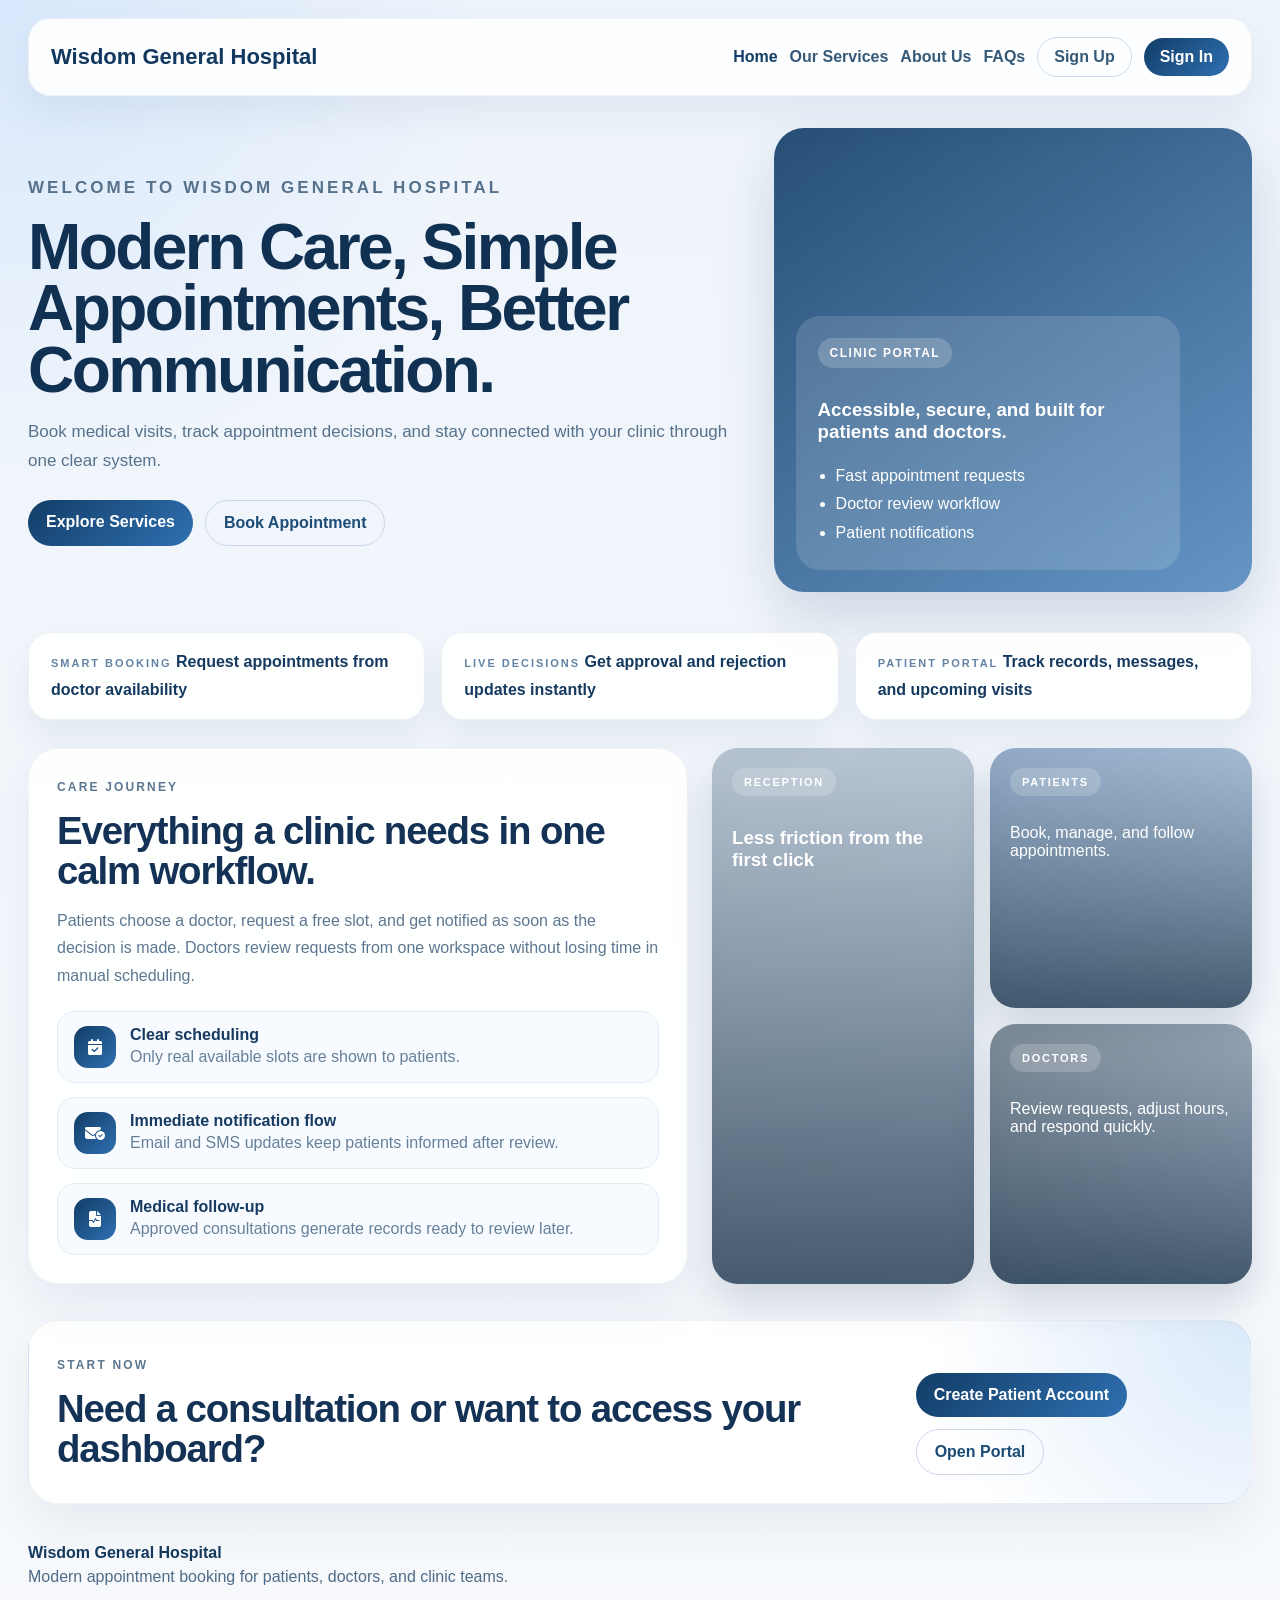
<file: frontend/index.html>
<!DOCTYPE html>
<html lang="en">
<head>
    <meta charset="UTF-8">
    <meta name="viewport" content="width=device-width, initial-scale=1.0">
    <title>Wisdom General Hospital</title>
    <link rel="stylesheet" href="common.css">
    <link rel="stylesheet" href="public.css">
    <link rel="stylesheet" href="https://cdnjs.cloudflare.com/ajax/libs/font-awesome/6.5.0/css/all.min.css">
</head>
<body class="public-page">
    <header class="public-header">
        <nav class="public-nav">
            <a class="public-logo" href="index.html">Wisdom General Hospital</a>
            <div class="public-links">
                <a class="active" href="index.html">Home</a>
                <a href="services.html">Our Services</a>
                <a href="about.html">About Us</a>
                <a href="faq.html">FAQs</a>
                <a class="nav-outline" href="register.html">Sign Up</a>
                <a class="nav-solid" href="login.html">Sign In</a>
            </div>
        </nav>
    </header>

    <main>
        <section class="hero-section">
            <div class="hero-copy">
                <p class="hero-kicker">Welcome to Wisdom General Hospital</p>
                <h1>Modern Care, Simple Appointments, Better Communication.</h1>
                <p>
                    Book medical visits, track appointment decisions, and stay connected with your
                    clinic through one clear system.
                </p>
                <div class="hero-actions">
                    <a class="hero-primary" href="services.html">Explore Services</a>
                    <a class="hero-secondary" href="login.html">Book Appointment</a>
                </div>
            </div>
            <div class="hero-visual">
                <div class="hero-card">
                    <span class="hero-badge">Clinic Portal</span>
                    <h3>Accessible, secure, and built for patients and doctors.</h3>
                    <ul>
                        <li>Fast appointment requests</li>
                        <li>Doctor review workflow</li>
                        <li>Patient notifications</li>
                    </ul>
                </div>
            </div>
        </section>

        <section class="public-feature-strip">
            <article class="feature-chip-card">
                <span class="feature-chip-label">Smart Booking</span>
                <strong>Request appointments from doctor availability</strong>
            </article>
            <article class="feature-chip-card">
                <span class="feature-chip-label">Live Decisions</span>
                <strong>Get approval and rejection updates instantly</strong>
            </article>
            <article class="feature-chip-card">
                <span class="feature-chip-label">Patient Portal</span>
                <strong>Track records, messages, and upcoming visits</strong>
            </article>
        </section>

        <section class="showcase-section">
            <div class="showcase-copy">
                <p class="hero-kicker">Care Journey</p>
                <h2>Everything a clinic needs in one calm workflow.</h2>
                <p>
                    Patients choose a doctor, request a free slot, and get notified as soon as the
                    decision is made. Doctors review requests from one workspace without losing time
                    in manual scheduling.
                </p>
                <div class="showcase-list">
                    <div class="showcase-item">
                        <i class="fa-solid fa-calendar-check"></i>
                        <div>
                            <strong>Clear scheduling</strong>
                            <span>Only real available slots are shown to patients.</span>
                        </div>
                    </div>
                    <div class="showcase-item">
                        <i class="fa-solid fa-envelope-circle-check"></i>
                        <div>
                            <strong>Immediate notification flow</strong>
                            <span>Email and SMS updates keep patients informed after review.</span>
                        </div>
                    </div>
                    <div class="showcase-item">
                        <i class="fa-solid fa-file-waveform"></i>
                        <div>
                            <strong>Medical follow-up</strong>
                            <span>Approved consultations generate records ready to review later.</span>
                        </div>
                    </div>
                </div>
            </div>
            <div class="showcase-visual-grid">
                <article class="visual-panel visual-panel-tall">
                    <span class="panel-tag">Reception</span>
                    <h3>Less friction from the first click</h3>
                </article>
                <article class="visual-panel visual-panel-soft">
                    <span class="panel-tag">Patients</span>
                    <p>Book, manage, and follow appointments.</p>
                </article>
                <article class="visual-panel visual-panel-dark">
                    <span class="panel-tag">Doctors</span>
                    <p>Review requests, adjust hours, and respond quickly.</p>
                </article>
            </div>
        </section>

        <section class="cta-band">
            <div>
                <p class="hero-kicker">Start Now</p>
                <h2>Need a consultation or want to access your dashboard?</h2>
            </div>
            <div class="hero-actions">
                <a class="hero-primary" href="register.html">Create Patient Account</a>
                <a class="hero-secondary" href="login.html">Open Portal</a>
            </div>
        </section>
    </main>

    <footer class="public-footer">
        <div>
            <strong>Wisdom General Hospital</strong>
            <p>Modern appointment booking for patients, doctors, and clinic teams.</p>
        </div>
    </footer>
</body>
</html>
</file>
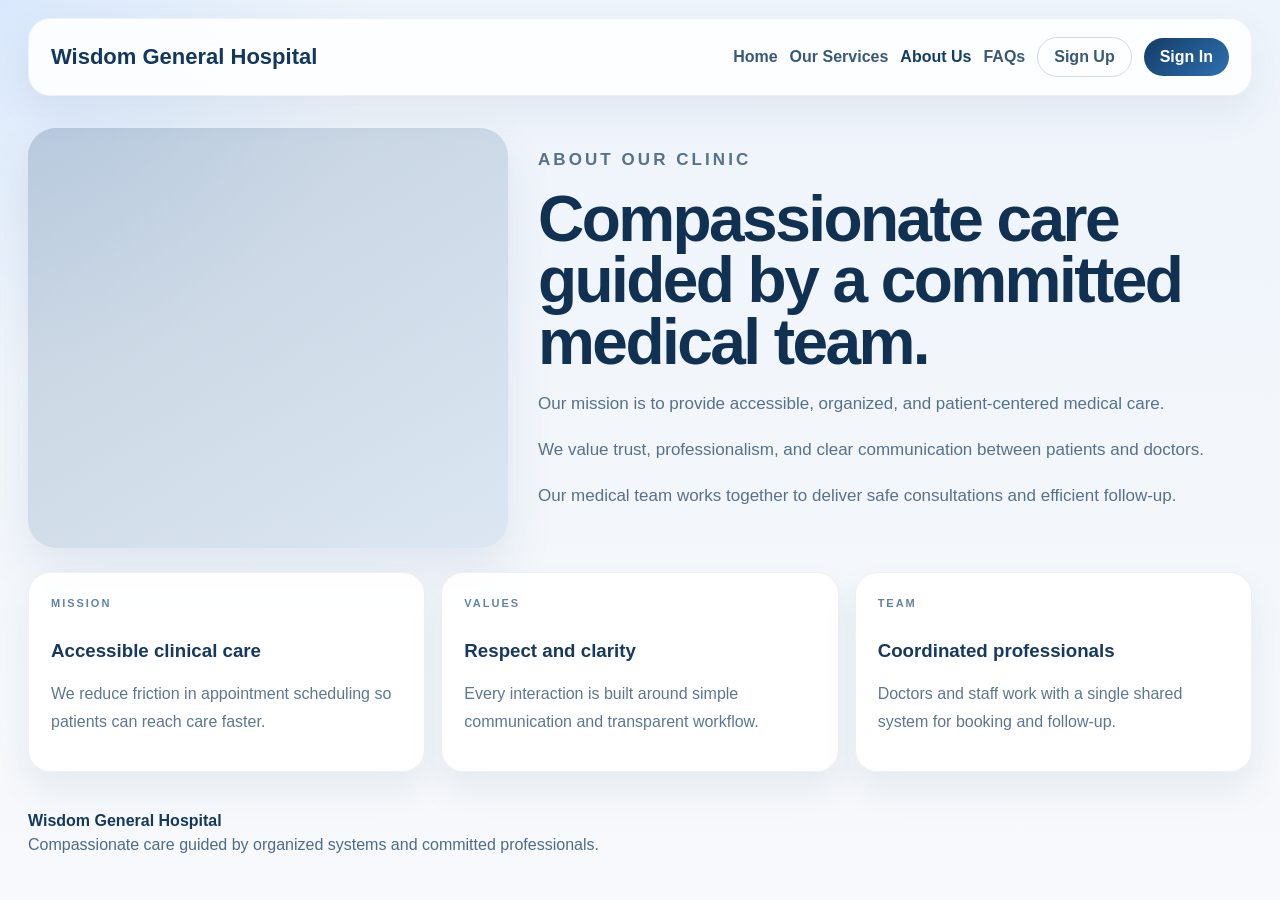
<file: frontend/about.html>
<!DOCTYPE html>
<html lang="en">
<head>
    <!-- ===================================================
         META INFORMATION
         =================================================== -->

    <meta charset="UTF-8">

    <!-- Responsive design configuration for mobile devices -->
    <meta name="viewport" content="width=device-width, initial-scale=1.0">

    <title>About Us</title>

    <!-- Main shared styles for the whole website -->
    <link rel="stylesheet" href="common.css">

    <!-- Styles specific to public pages -->
    <link rel="stylesheet" href="public.css">

    <!-- Font Awesome icon library -->
    <link rel="stylesheet" href="https://cdnjs.cloudflare.com/ajax/libs/font-awesome/6.5.0/css/all.min.css">
</head>

<body class="public-page">

    <!-- ===================================================
         HEADER / NAVIGATION BAR
         =================================================== -->

    <header class="public-header">
        <nav class="public-nav">

            <!-- Website logo / brand name -->
            <a class="public-logo" href="index.html">Wisdom General Hospital</a>

            <!-- Navigation links -->
            <div class="public-links">

                <!-- Home page link -->
                <a href="index.html">Home</a>

                <!-- Services page -->
                <a href="services.html">Our Services</a>

                <!-- Current page (active link) -->
                <a class="active" href="about.html">About Us</a>

                <!-- FAQ page -->
                <a href="faq.html">FAQs</a>

                <!-- Registration page -->
                <a class="nav-outline" href="register.html">Sign Up</a>

                <!-- Login page -->
                <a class="nav-solid" href="login.html">Sign In</a>

            </div>
        </nav>
    </header>


    <!-- ===================================================
         MAIN PAGE CONTENT
         =================================================== -->

    <main class="public-content">

        <!-- ================= ABOUT SECTION ================= -->

        <section class="about-section">

            <!-- Decorative image or illustration area -->
            <div class="about-visual"></div>

            <!-- Text content describing the hospital -->
            <div class="about-copy">

                <!-- Small headline label -->
                <p class="hero-kicker">About Our Clinic</p>

                <!-- Main heading -->
                <h1>Compassionate care guided by a committed medical team.</h1>

                <!-- Mission description -->
                <p>Our mission is to provide accessible, organized, and patient-centered medical care.</p>

                <!-- Core values -->
                <p>We value trust, professionalism, and clear communication between patients and doctors.</p>

                <!-- Team collaboration message -->
                <p>Our medical team works together to deliver safe consultations and efficient follow-up.</p>

            </div>
        </section>


        <!-- ================= VALUES SECTION ================= -->

        <section class="values-grid">

            <!-- Mission card -->
            <article class="value-card">

                <!-- Label -->
                <span class="feature-chip-label">Mission</span>

                <!-- Title -->
                <h3>Accessible clinical care</h3>

                <!-- Description -->
                <p>We reduce friction in appointment scheduling so patients can reach care faster.</p>

            </article>


            <!-- Values card -->
            <article class="value-card">

                <span class="feature-chip-label">Values</span>

                <h3>Respect and clarity</h3>

                <p>Every interaction is built around simple communication and transparent workflow.</p>

            </article>


            <!-- Team card -->
            <article class="value-card">

                <span class="feature-chip-label">Team</span>

                <h3>Coordinated professionals</h3>

                <p>Doctors and staff work with a single shared system for booking and follow-up.</p>

            </article>

        </section>

    </main>


    <!-- ===================================================
         FOOTER
         =================================================== -->

    <footer class="public-footer">

        <!-- Hospital branding and message -->
        <div>
            <strong>Wisdom General Hospital</strong>

            <p>
                Compassionate care guided by organized systems and committed professionals.
            </p>
        </div>

    </footer>

</body>
</html>
</file>
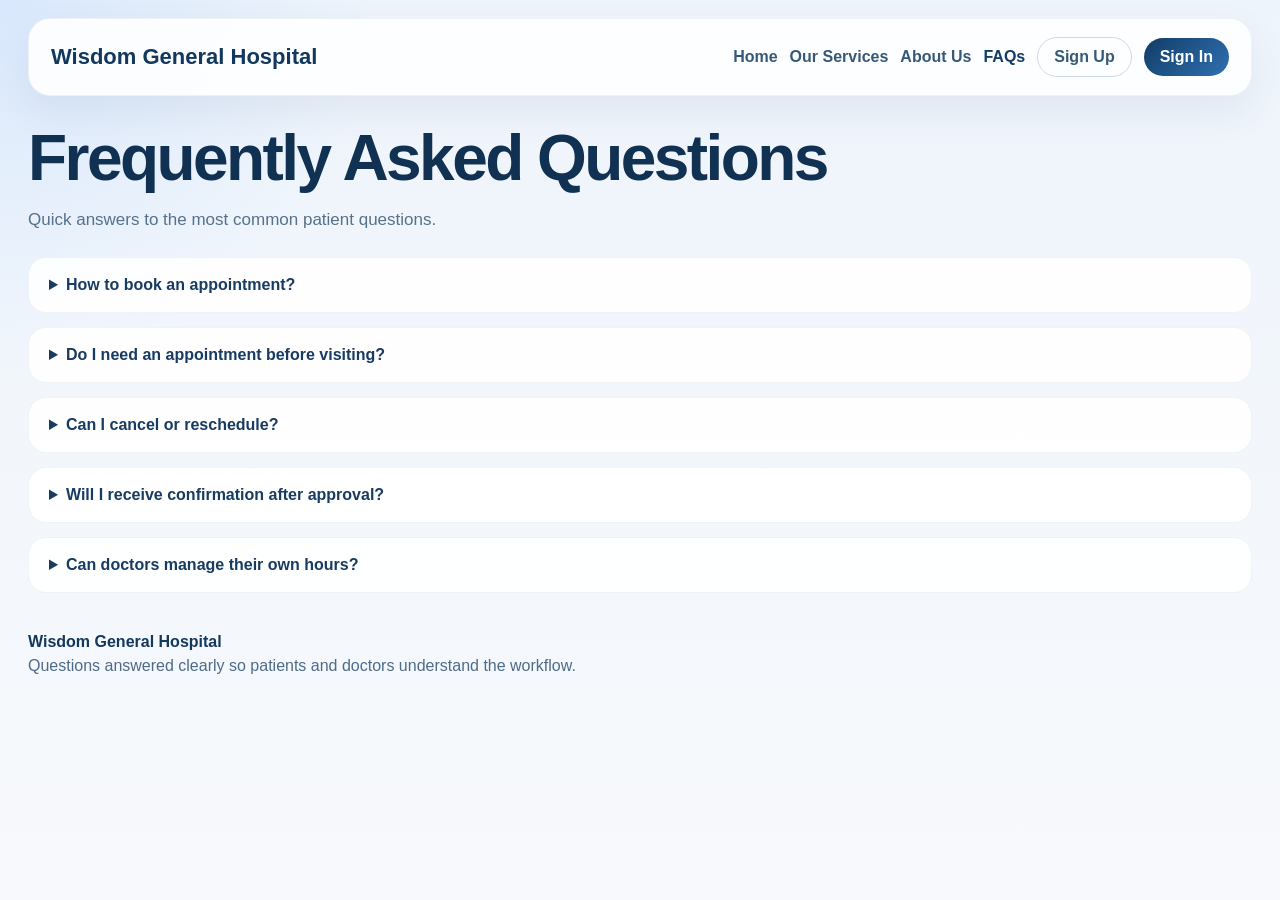
<file: frontend/faq.html>
<!DOCTYPE html>
<html lang="en">
<head>
    <meta charset="UTF-8">
    <meta name="viewport" content="width=device-width, initial-scale=1.0">
    <title>FAQs</title>
    <link rel="stylesheet" href="common.css">
    <link rel="stylesheet" href="public.css">
    <link rel="stylesheet" href="https://cdnjs.cloudflare.com/ajax/libs/font-awesome/6.5.0/css/all.min.css">
</head>
<body class="public-page">
    <header class="public-header">
        <nav class="public-nav">
            <a class="public-logo" href="index.html">Wisdom General Hospital</a>
            <div class="public-links">
                <a href="index.html">Home</a>
                <a href="services.html">Our Services</a>
                <a href="about.html">About Us</a>
                <a class="active" href="faq.html">FAQs</a>
                <a class="nav-outline" href="register.html">Sign Up</a>
                <a class="nav-solid" href="login.html">Sign In</a>
            </div>
        </nav>
    </header>

    <main class="public-content">
        <section class="page-banner">
            <h1>Frequently Asked Questions</h1>
            <p>Quick answers to the most common patient questions.</p>
        </section>

        <section class="faq-list">
            <details class="faq-item">
                <summary>How to book an appointment?</summary>
                <p>Create a patient account, log in, choose a doctor, then select one available slot.</p>
            </details>
            <details class="faq-item">
                <summary>Do I need an appointment before visiting?</summary>
                <p>Yes. The system is designed to organize clinic visits through appointment requests.</p>
            </details>
            <details class="faq-item">
                <summary>Can I cancel or reschedule?</summary>
                <p>You can manage your appointment from the patient dashboard according to the available actions.</p>
            </details>
            <details class="faq-item">
                <summary>Will I receive confirmation after approval?</summary>
                <p>Yes. Once a doctor approves or rejects a request, the system can notify the patient immediately.</p>
            </details>
            <details class="faq-item">
                <summary>Can doctors manage their own hours?</summary>
                <p>Yes. Doctors can update availability so patients only see the real free slots.</p>
            </details>
        </section>
    </main>

    <footer class="public-footer">
        <div>
            <strong>Wisdom General Hospital</strong>
            <p>Questions answered clearly so patients and doctors understand the workflow.</p>
        </div>
    </footer>
</body>
</html>
</file>
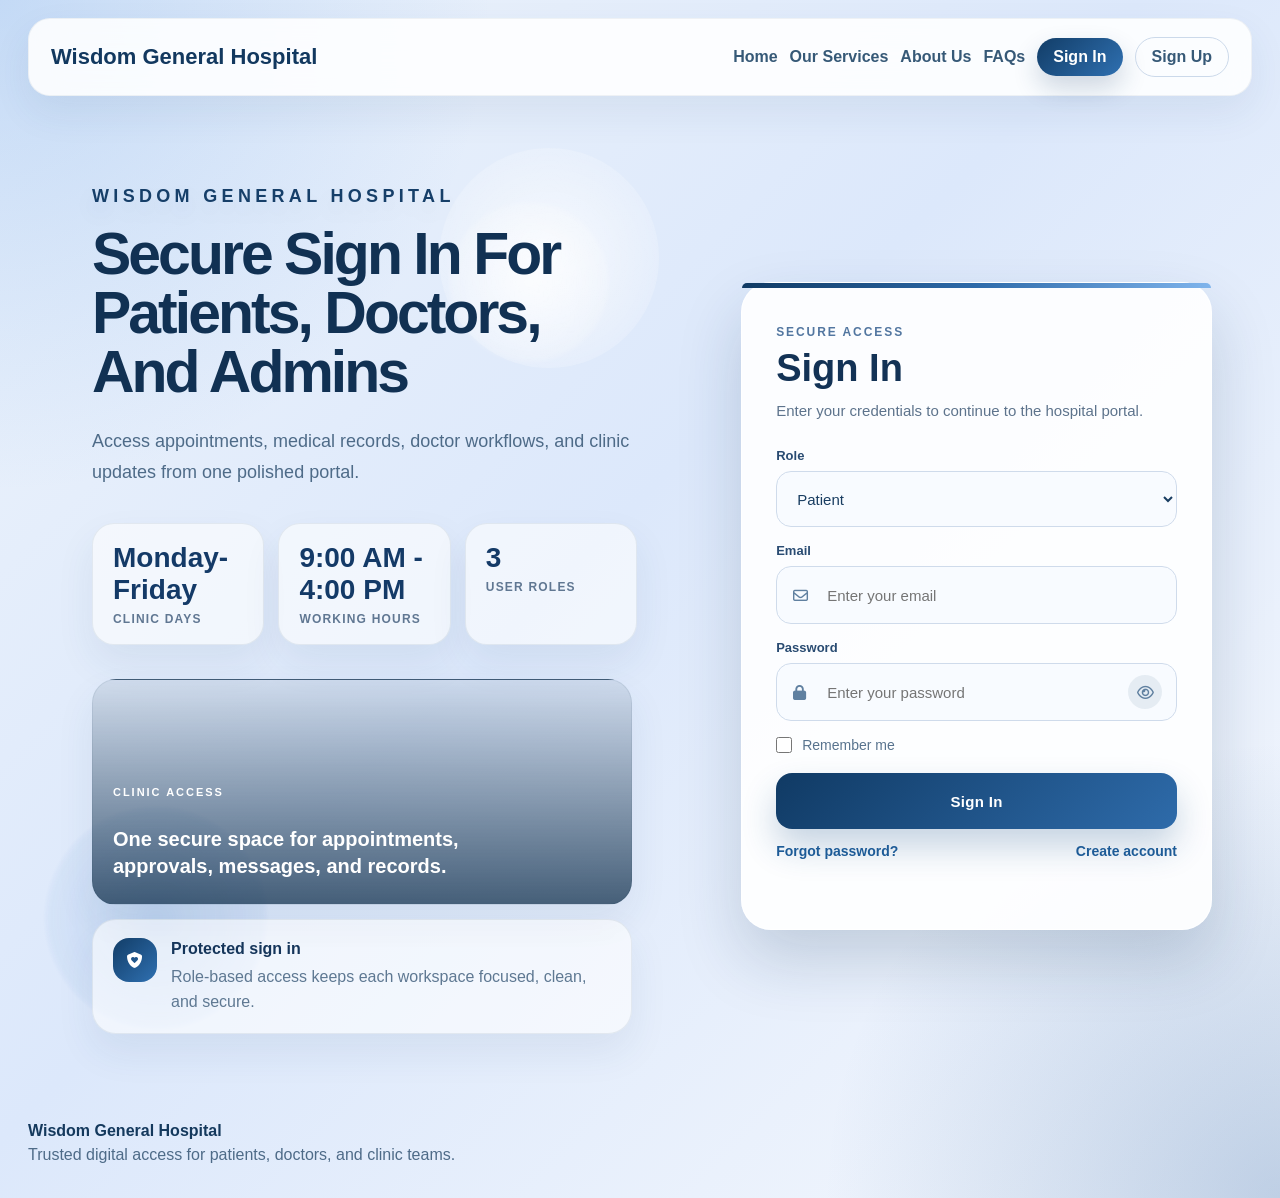
<file: frontend/login.html>
<!DOCTYPE html>
<html lang="en">
<head>
    <meta charset="UTF-8">
    <meta name="viewport" content="width=device-width, initial-scale=1.0">
    <title>Sign In | Wisdom General Hospital</title>
    <link rel="stylesheet" href="common.css">
    <link rel="stylesheet" href="public.css">
    <link rel="stylesheet" href="auth.css">
    <link rel="stylesheet" href="https://cdnjs.cloudflare.com/ajax/libs/font-awesome/6.5.0/css/all.min.css">
</head>
<body class="login-page">
    <header class="public-header auth-header">
        <nav class="public-nav">
            <a class="public-logo" href="index.html">Wisdom General Hospital</a>
            <div class="public-links">
                <a href="index.html">Home</a>
                <a href="services.html">Our Services</a>
                <a href="about.html">About Us</a>
                <a href="faq.html">FAQs</a>
                <a class="nav-solid active" href="login.html">Sign In</a>
                <a class="nav-outline" href="register.html">Sign Up</a>
            </div>
        </nav>
    </header>

    <main class="auth-main">
        <div class="login-shell">
            <section class="login-hero">
                <div class="login-orb login-orb-one"></div>
                <div class="login-orb login-orb-two"></div>
                <p class="login-kicker">Wisdom General Hospital</p>
                <h1>Secure Sign In For<br>Patients, Doctors, And Admins</h1>
                <p class="login-copy">
                    Access appointments, medical records, doctor workflows, and clinic updates from one polished portal.
                </p>
                <div class="login-highlights">
                    <div class="login-highlight">
                        <span class="highlight-number">Monday-Friday</span>
                        <span class="highlight-label">Clinic Days</span>
                    </div>
                    <div class="login-highlight">
                        <span class="highlight-number">9:00 AM - 4:00 PM</span>
                        <span class="highlight-label">Working Hours</span>
                    </div>
                    <div class="login-highlight">
                        <span class="highlight-number">3</span>
                        <span class="highlight-label">User Roles</span>
                    </div>
                </div>
                <div class="login-visual-cards">
                    <article class="login-info-card login-info-card-photo">
                        <span class="feature-chip-label">Clinic Access</span>
                        <strong>One secure space for appointments, approvals, messages, and records.</strong>
                    </article>
                    <article class="login-info-card">
                        <i class="fa-solid fa-shield-heart"></i>
                        <div>
                            <strong>Protected sign in</strong>
                            <p>Role-based access keeps each workspace focused, clean, and secure.</p>
                        </div>
                    </article>
                </div>
            </section>

            <section class="login-panel">
                <div class="login-card">
                    <p class="login-card-label">Secure Access</p>
                    <h2>Sign In</h2>
                    <p class="login-card-copy">Enter your credentials to continue to the hospital portal.</p>

                    <label class="login-field">
                        <span>Role</span>
                        <select id="roleSelect">
                            <option value="patient">Patient</option>
                            <option value="doctor">Doctor</option>
                            <option value="admin">Admin</option>
                        </select>
                    </label>

                    <label class="login-field">
                        <span>Email</span>
                        <div class="input-shell">
                            <i class="fa-regular fa-envelope"></i>
                            <input type="email" id="email" placeholder="Enter your email" autocomplete="off" autocapitalize="none" spellcheck="false">
                        </div>
                    </label>

                    <label class="login-field">
                        <span>Password</span>
                        <div class="input-shell password-shell">
                            <i class="fa-solid fa-lock"></i>
                            <input type="password" id="password" placeholder="Enter your password" autocomplete="new-password">
                            <button class="password-toggle" type="button" onclick="togglePasswordVisibility('password', this)" aria-label="Show password">
                                <i class="fa-regular fa-eye"></i>
                            </button>
                        </div>
                    </label>

                    <label class="remember-check">
                        <input type="checkbox" id="rememberMe">
                        <span>Remember me</span>
                    </label>

                    <button class="login-button" type="button" onclick="login()">Sign In</button>

                    <div class="login-links">
                        <a href="#" onclick="forgotPassword(event)">Forgot password?</a>
                        <a href="register.html">Create account</a>
                    </div>

                    <p id="error" class="error login-error"></p>
                </div>
            </section>
        </div>
    </main>

    <footer class="public-footer auth-footer">
        <div>
            <strong>Wisdom General Hospital</strong>
            <p>Trusted digital access for patients, doctors, and clinic teams.</p>
        </div>
    </footer>
    <div id="toastContainer" class="toast-container"></div>
    <script src="config.js"></script>
    <script src="script.js"></script>
</body>
</html>
</file>
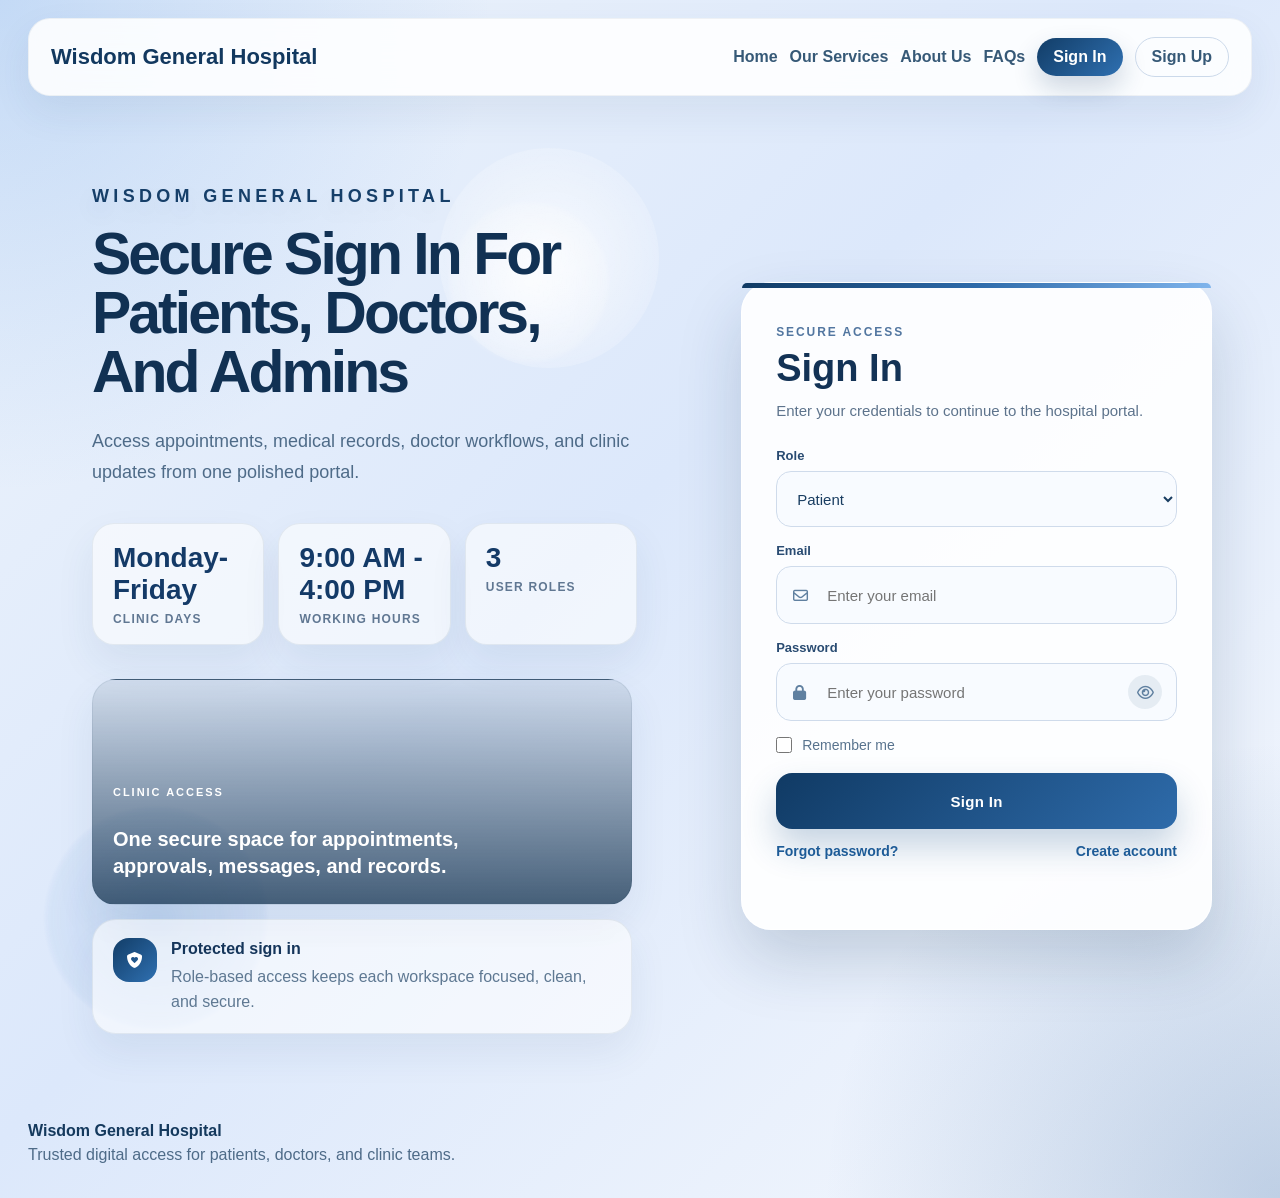
<file: frontend/notifications.html>
<!DOCTYPE html>
<html lang="en">
<head>
    <meta charset="UTF-8">
    <meta name="viewport" content="width=device-width, initial-scale=1.0">
    <title>Notifications</title>
    <link rel="stylesheet" href="common.css">
    <link rel="stylesheet" href="dashboard.css?v=20260612-3">
    <link rel="stylesheet" href="https://cdnjs.cloudflare.com/ajax/libs/font-awesome/6.5.0/css/all.min.css">
</head>
<body class="dashboard-page">
    <div class="layout dashboard-layout">
        <aside class="sidebar dashboard-sidebar">
            <div class="mobile-nav-header">
                <strong>Wisdom Hospital</strong>
                <button class="mobile-nav-toggle" type="button" onclick="toggleMobileNavigation()" aria-expanded="false" aria-label="Open navigation menu">
                    <i class="fa-solid fa-bars"></i>
                    <span>Menu</span>
                </button>
            </div>
            <div class="sidebar-top">
                <p class="sidebar-eyebrow">Wisdom General Hospital</p>
                <h2>Notifications</h2>
                <p class="sidebar-copy">Follow updates related to appointments and requests.</p>

                <ul class="sidebar-nav">
                    <li>
                        <button type="button" onclick="window.location.href='dashboard.html'">
                            <i class="fa-solid fa-chart-line"></i>
                            <span>Dashboard</span>
                        </button>
                    </li>
                    <li class="active">
                        <button type="button" onclick="toggleMobileNavigation()">
                            <i class="fa-solid fa-bell"></i>
                            <span>Notifications</span>
                        </button>
                    </li>
                    <li class="mobile-logout-nav">
                        <button type="button" onclick="logout()">
                            <i class="fa-solid fa-right-from-bracket"></i>
                            <span>Logout</span>
                        </button>
                    </li>
                </ul>
            </div>

            <div class="sidebar-bottom">
                <div class="sidebar-status-card">
                    <p class="sidebar-status-label">Session</p>
                    <p id="role" class="sidebar-role"></p>
                </div>
                <button class="logout-btn dashboard-logout-btn" onclick="logout()">
                    <i class="fa-solid fa-right-from-bracket"></i>
                    <span>Logout</span>
                </button>
            </div>
        </aside>

        <main class="main-content dashboard-main">
            <header class="top-bar dashboard-topbar">
                <div>
                    <p class="page-kicker">Alerts</p>
                    <h1 id="notificationsTitle">Notifications</h1>
                    <p id="notificationsSubtitle" class="welcome-text">Recent appointment updates.</p>
                </div>
            </header>

            <section class="dashboard-panel notifications-panel">
                <div class="panel-header">
                    <div>
                        <p class="panel-kicker">Activity Feed</p>
                        <h3>Latest Notifications</h3>
                    </div>
                </div>

                <div id="notificationsList" class="notifications-list"></div>
            </section>
        </main>
    </div>

    <div id="toastContainer" class="toast-container"></div>
    <script src="config.js?v=20260612-3"></script>
    <script src="notifications.js?v=20260612-3"></script>
</body>
</html>
</file>
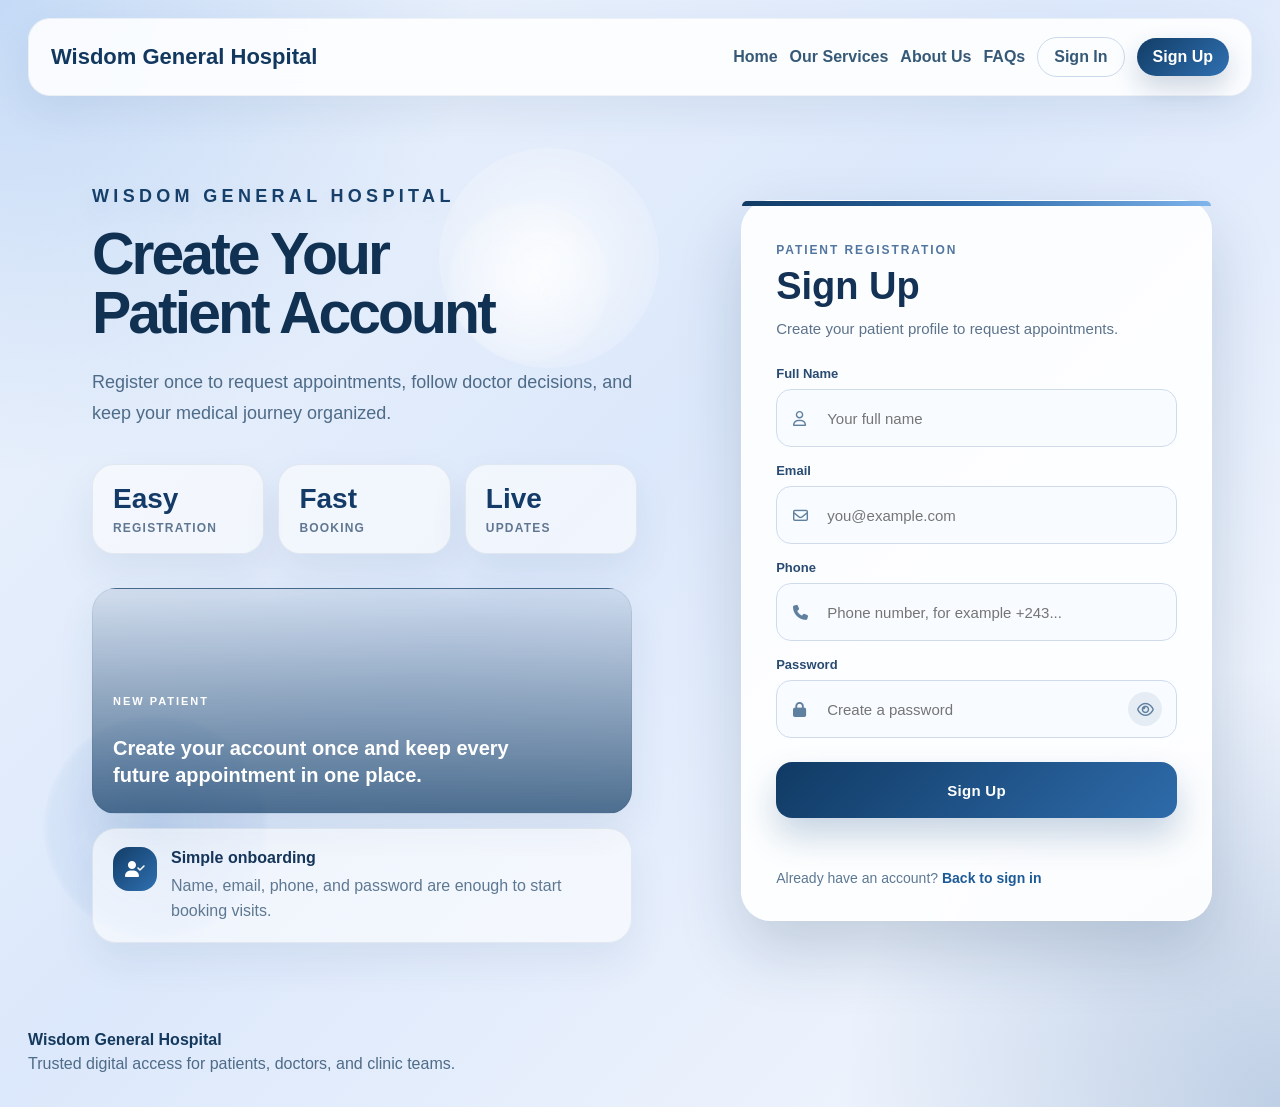
<file: frontend/register.html>
<!DOCTYPE html>
<html lang="en">
<head>
    <meta charset="UTF-8">
    <meta name="viewport" content="width=device-width, initial-scale=1.0">
    <title>Sign Up | Wisdom General Hospital</title>
    <link rel="stylesheet" href="common.css">
    <link rel="stylesheet" href="public.css">
    <link rel="stylesheet" href="auth.css">
    <link rel="stylesheet" href="https://cdnjs.cloudflare.com/ajax/libs/font-awesome/6.5.0/css/all.min.css">
</head>
<body class="login-page">
    <header class="public-header auth-header">
        <nav class="public-nav">
            <a class="public-logo" href="index.html">Wisdom General Hospital</a>
            <div class="public-links">
                <a href="index.html">Home</a>
                <a href="services.html">Our Services</a>
                <a href="about.html">About Us</a>
                <a href="faq.html">FAQs</a>
                <a class="nav-outline" href="login.html">Sign In</a>
                <a class="nav-solid active" href="register.html">Sign Up</a>
            </div>
        </nav>
    </header>

    <main class="auth-main">
        <div class="login-shell">
            <section class="login-hero">
                <div class="login-orb login-orb-one"></div>
                <div class="login-orb login-orb-two"></div>
                <p class="login-kicker">Wisdom General Hospital</p>
                <h1>Create Your Patient Account</h1>
                <p class="login-copy">
                    Register once to request appointments, follow doctor decisions, and keep your medical journey organized.
                </p>
                <div class="login-highlights">
                    <div class="login-highlight">
                        <span class="highlight-number">Easy</span>
                        <span class="highlight-label">Registration</span>
                    </div>
                    <div class="login-highlight">
                        <span class="highlight-number">Fast</span>
                        <span class="highlight-label">Booking</span>
                    </div>
                    <div class="login-highlight">
                        <span class="highlight-number">Live</span>
                        <span class="highlight-label">Updates</span>
                    </div>
                </div>
                <div class="login-visual-cards">
                    <article class="login-info-card login-info-card-photo register-photo-card">
                        <span class="feature-chip-label">New Patient</span>
                        <strong>Create your account once and keep every future appointment in one place.</strong>
                    </article>
                    <article class="login-info-card">
                        <i class="fa-solid fa-user-check"></i>
                        <div>
                            <strong>Simple onboarding</strong>
                            <p>Name, email, phone, and password are enough to start booking visits.</p>
                        </div>
                    </article>
                </div>
            </section>

            <section class="login-panel">
                <div class="login-card">
                    <p class="login-card-label">Patient Registration</p>
                    <h2>Sign Up</h2>
                    <p class="login-card-copy">Create your patient profile to request appointments.</p>

                    <label class="login-field">
                        <span>Full Name</span>
                        <div class="input-shell">
                            <i class="fa-regular fa-user"></i>
                            <input type="text" id="fullName" placeholder="Your full name">
                        </div>
                    </label>

                    <label class="login-field">
                        <span>Email</span>
                        <div class="input-shell">
                            <i class="fa-regular fa-envelope"></i>
                            <input type="email" id="email" placeholder="you@example.com">
                        </div>
                    </label>

                    <label class="login-field">
                        <span>Phone</span>
                        <div class="input-shell">
                            <i class="fa-solid fa-phone"></i>
                            <input type="text" id="phone" placeholder="Phone number, for example +243...">
                        </div>
                    </label>

                    <label class="login-field">
                        <span>Password</span>
                        <div class="input-shell password-shell">
                            <i class="fa-solid fa-lock"></i>
                            <input type="password" id="password" placeholder="Create a password">
                            <button class="password-toggle" type="button" onclick="togglePasswordVisibility('password', this)" aria-label="Show password">
                                <i class="fa-regular fa-eye"></i>
                            </button>
                        </div>
                    </label>

                    <button class="login-button" type="button" onclick="registerPatient()">Sign Up</button>

                    <p id="error" class="error login-error"></p>
                    <p class="auth-switch">
                        Already have an account?
                        <a href="login.html">Back to sign in</a>
                    </p>
                </div>
            </section>
        </div>
    </main>

    <footer class="public-footer auth-footer">
        <div>
            <strong>Wisdom General Hospital</strong>
            <p>Trusted digital access for patients, doctors, and clinic teams.</p>
        </div>
    </footer>
    <div id="toastContainer" class="toast-container"></div>
    <script src="config.js"></script>
    <script src="register.js"></script>
</body>
</html>
</file>
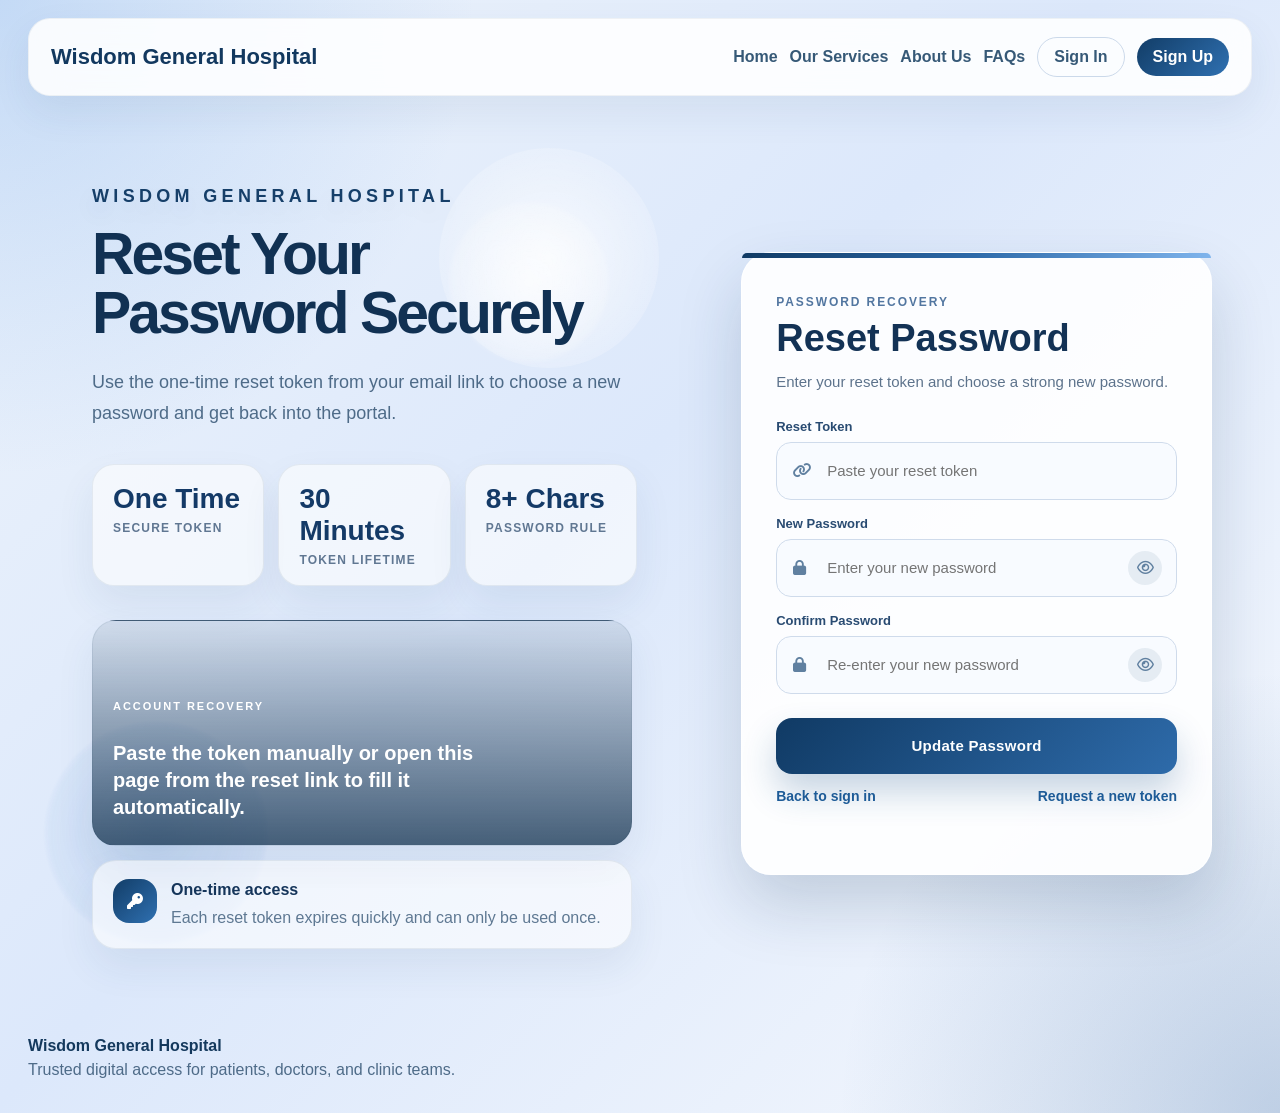
<file: frontend/reset-password.html>
<!DOCTYPE html>
<html lang="en">
<head>
    <meta charset="UTF-8">
    <meta name="viewport" content="width=device-width, initial-scale=1.0">
    <title>Reset Password | Wisdom General Hospital</title>
    <link rel="stylesheet" href="common.css">
    <link rel="stylesheet" href="public.css">
    <link rel="stylesheet" href="auth.css">
    <link rel="stylesheet" href="https://cdnjs.cloudflare.com/ajax/libs/font-awesome/6.5.0/css/all.min.css">
</head>
<body class="login-page">
    <header class="public-header auth-header">
        <nav class="public-nav">
            <a class="public-logo" href="index.html">Wisdom General Hospital</a>
            <div class="public-links">
                <a href="index.html">Home</a>
                <a href="services.html">Our Services</a>
                <a href="about.html">About Us</a>
                <a href="faq.html">FAQs</a>
                <a class="nav-outline" href="login.html">Sign In</a>
                <a class="nav-solid" href="register.html">Sign Up</a>
            </div>
        </nav>
    </header>

    <main class="auth-main">
        <div class="login-shell">
            <section class="login-hero">
                <div class="login-orb login-orb-one"></div>
                <div class="login-orb login-orb-two"></div>
                <p class="login-kicker">Wisdom General Hospital</p>
                <h1>Reset Your Password Securely</h1>
                <p class="login-copy">
                    Use the one-time reset token from your email link to choose a new password and get back into the portal.
                </p>
                <div class="login-highlights">
                    <div class="login-highlight">
                        <span class="highlight-number">One Time</span>
                        <span class="highlight-label">Secure Token</span>
                    </div>
                    <div class="login-highlight">
                        <span class="highlight-number">30 Minutes</span>
                        <span class="highlight-label">Token Lifetime</span>
                    </div>
                    <div class="login-highlight">
                        <span class="highlight-number">8+ Chars</span>
                        <span class="highlight-label">Password Rule</span>
                    </div>
                </div>
                <div class="login-visual-cards">
                    <article class="login-info-card login-info-card-photo">
                        <span class="feature-chip-label">Account Recovery</span>
                        <strong>Paste the token manually or open this page from the reset link to fill it automatically.</strong>
                    </article>
                    <article class="login-info-card">
                        <i class="fa-solid fa-key"></i>
                        <div>
                            <strong>One-time access</strong>
                            <p>Each reset token expires quickly and can only be used once.</p>
                        </div>
                    </article>
                </div>
            </section>

            <section class="login-panel">
                <div class="login-card">
                    <p class="login-card-label">Password Recovery</p>
                    <h2>Reset Password</h2>
                    <p class="login-card-copy">Enter your reset token and choose a strong new password.</p>

                    <label class="login-field">
                        <span>Reset Token</span>
                        <div class="input-shell">
                            <i class="fa-solid fa-link"></i>
                            <input type="text" id="resetToken" placeholder="Paste your reset token">
                        </div>
                    </label>

                    <label class="login-field">
                        <span>New Password</span>
                        <div class="input-shell password-shell">
                            <i class="fa-solid fa-lock"></i>
                            <input type="password" id="newPassword" placeholder="Enter your new password">
                            <button class="password-toggle" type="button" onclick="togglePasswordVisibility('newPassword', this)" aria-label="Show password">
                                <i class="fa-regular fa-eye"></i>
                            </button>
                        </div>
                    </label>

                    <label class="login-field">
                        <span>Confirm Password</span>
                        <div class="input-shell password-shell">
                            <i class="fa-solid fa-lock"></i>
                            <input type="password" id="confirmPassword" placeholder="Re-enter your new password">
                            <button class="password-toggle" type="button" onclick="togglePasswordVisibility('confirmPassword', this)" aria-label="Show password">
                                <i class="fa-regular fa-eye"></i>
                            </button>
                        </div>
                    </label>

                    <button class="login-button" type="button" onclick="submitResetPassword()">Update Password</button>

                    <div class="login-links">
                        <a href="login.html">Back to sign in</a>
                        <a href="#" onclick="forgotPassword(event)">Request a new token</a>
                    </div>

                    <p id="resetError" class="error login-error"></p>
                </div>
            </section>
        </div>
    </main>

    <footer class="public-footer auth-footer">
        <div>
            <strong>Wisdom General Hospital</strong>
            <p>Trusted digital access for patients, doctors, and clinic teams.</p>
        </div>
    </footer>
    <div id="toastContainer" class="toast-container"></div>
    <script src="config.js"></script>
    <script src="script.js"></script>
</body>
</html>
</file>
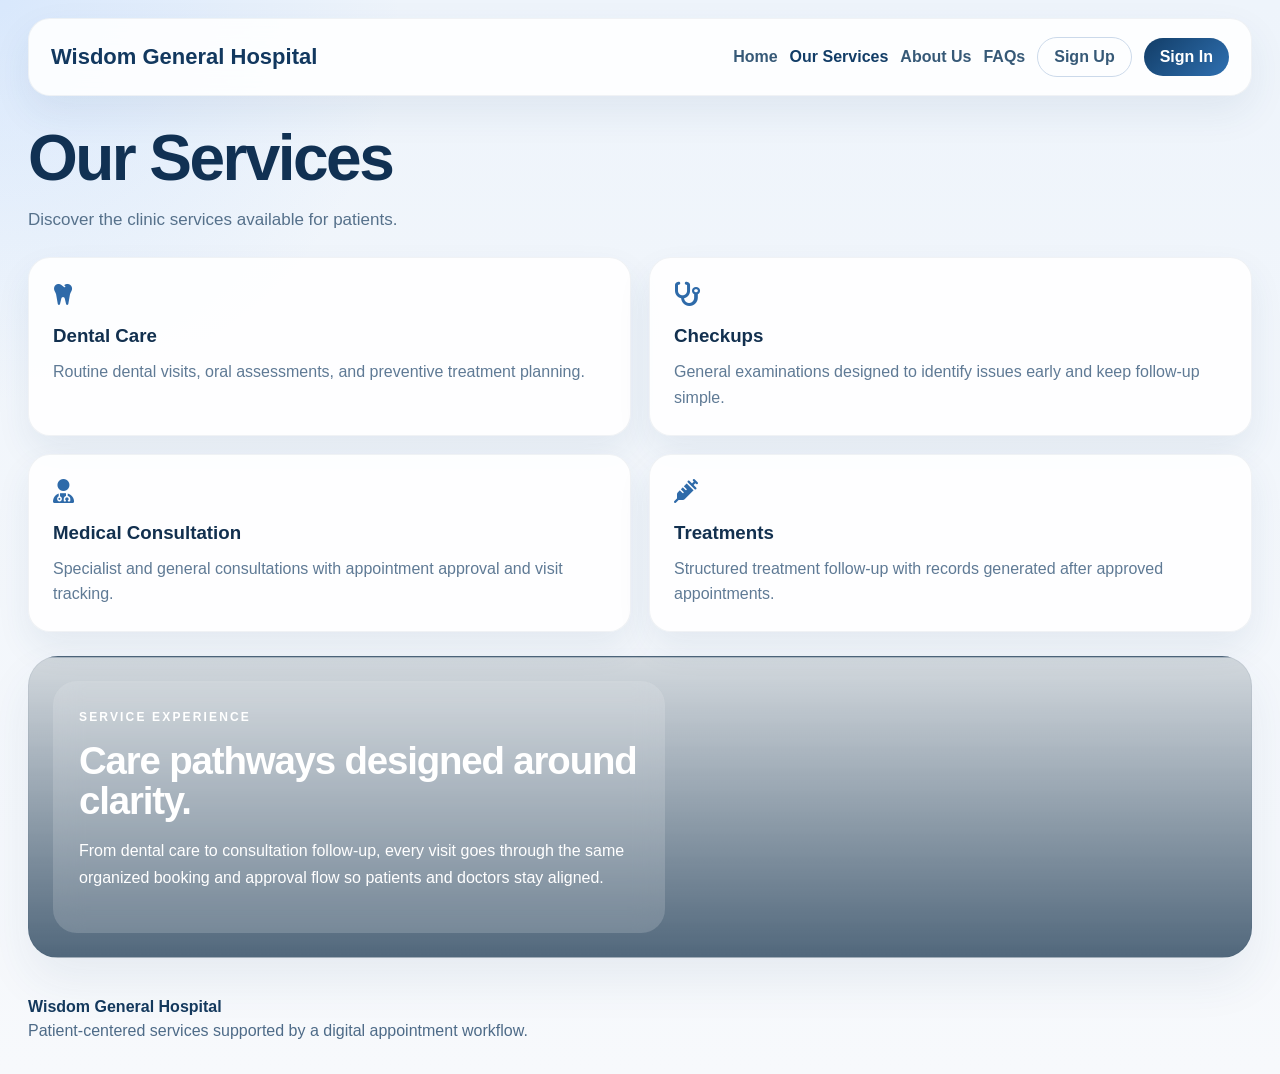
<file: frontend/services.html>
<!DOCTYPE html>
<html lang="en">
<head>
    <meta charset="UTF-8">
    <meta name="viewport" content="width=device-width, initial-scale=1.0">
    <title>Our Services</title>
    <link rel="stylesheet" href="common.css">
    <link rel="stylesheet" href="public.css">
    <link rel="stylesheet" href="https://cdnjs.cloudflare.com/ajax/libs/font-awesome/6.5.0/css/all.min.css">
</head>
<body class="public-page">
    <header class="public-header">
        <nav class="public-nav">
            <a class="public-logo" href="index.html">Wisdom General Hospital</a>
            <div class="public-links">
                <a href="index.html">Home</a>
                <a class="active" href="services.html">Our Services</a>
                <a href="about.html">About Us</a>
                <a href="faq.html">FAQs</a>
                <a class="nav-outline" href="register.html">Sign Up</a>
                <a class="nav-solid" href="login.html">Sign In</a>
            </div>
        </nav>
    </header>

    <main class="public-content">
        <section class="page-banner">
            <h1>Our Services</h1>
            <p>Discover the clinic services available for patients.</p>
        </section>

        <section class="service-grid">
            <article class="service-card">
                <i class="fa-solid fa-tooth"></i>
                <h3>Dental Care</h3>
                <p>Routine dental visits, oral assessments, and preventive treatment planning.</p>
            </article>
            <article class="service-card">
                <i class="fa-solid fa-stethoscope"></i>
                <h3>Checkups</h3>
                <p>General examinations designed to identify issues early and keep follow-up simple.</p>
            </article>
            <article class="service-card">
                <i class="fa-solid fa-user-doctor"></i>
                <h3>Medical Consultation</h3>
                <p>Specialist and general consultations with appointment approval and visit tracking.</p>
            </article>
            <article class="service-card">
                <i class="fa-solid fa-syringe"></i>
                <h3>Treatments</h3>
                <p>Structured treatment follow-up with records generated after approved appointments.</p>
            </article>
        </section>

        <section class="image-banner-card service-banner">
            <div class="image-banner-copy">
                <p class="hero-kicker">Service Experience</p>
                <h2>Care pathways designed around clarity.</h2>
                <p>
                    From dental care to consultation follow-up, every visit goes through the same
                    organized booking and approval flow so patients and doctors stay aligned.
                </p>
            </div>
        </section>
    </main>

    <footer class="public-footer">
        <div>
            <strong>Wisdom General Hospital</strong>
            <p>Patient-centered services supported by a digital appointment workflow.</p>
        </div>
    </footer>
</body>
</html>
</file>
<file: frontend/common.css>
/* ===================================================
   COMMON UTILITIES
=================================================== */

body {
    margin: 0;
    font-family: 'Segoe UI', sans-serif;
    background: #f4f7fb;
}

.toast-container {
    position: fixed;
    top: 20px;
    right: 20px;
    z-index: 2000;
    display: grid;
    gap: 10px;
    width: min(560px, calc(100vw - 24px));
}

.toast {
    padding: 14px 16px;
    border-radius: 16px;
    color: #ffffff;
    font-size: 14px;
    font-weight: 600;
    line-height: 1.5;
    white-space: normal;
    word-break: break-word;
    box-shadow: 0 18px 34px rgba(17, 49, 83, 0.2);
    opacity: 1;
    transform: translateY(0);
    transition: opacity 0.24s ease, transform 0.24s ease;
}

.toast-success {
    background: linear-gradient(135deg, #17724e, #33a070);
}

.toast-error {
    background: linear-gradient(135deg, #a13848, #d45a6d);
}

.toast-info {
    background: linear-gradient(135deg, #16426f, #2f72b4);
}

.toast-hide {
    opacity: 0;
    transform: translateY(-8px);
}
</file>
<file: frontend/public.css>
/* ===================================================
   GLOBAL STYLE
=================================================== */

/* ===================================================
   STYLE MAP
   1. Global and public pages
   2. Login / register pages
   3. Public page enhancements
   4. Dashboard core layout
   5. Dashboard modules:
      - stats / overview
      - appointments / booking
      - inbox
      - reports / records
      - settings / admin tools
   6. Final visual tuning and responsive rules
=================================================== */

body {
    margin: 0;
    font-family: 'Segoe UI', sans-serif;
    background: #f4f7fb;
}

.public-page {
    min-height: 100vh;
    background:
        radial-gradient(circle at top left, rgba(155, 197, 255, 0.26), transparent 24%),
        linear-gradient(180deg, #eef4fb 0%, #f7f9fc 100%);
    color: #12304f;
}

.public-header {
    padding: 18px 28px 0;
}

.public-nav {
    display: flex;
    align-items: center;
    justify-content: space-between;
    gap: 18px;
    padding: 18px 22px;
    border-radius: 22px;
    background: rgba(255, 255, 255, 0.88);
    border: 1px solid rgba(17, 49, 83, 0.06);
    box-shadow: 0 16px 38px rgba(35, 75, 118, 0.08);
}

.public-logo {
    color: #12385f;
    font-size: 22px;
    font-weight: 800;
    text-decoration: none;
}

.public-links {
    display: flex;
    align-items: center;
    flex-wrap: wrap;
    gap: 12px;
}

.public-links a {
    color: #365977;
    font-weight: 600;
    text-decoration: none;
}

.nav-outline,
.nav-solid {
    padding: 10px 16px;
    border-radius: 999px;
}

.nav-outline {
    border: 1px solid #cbd9ea;
}

.nav-solid {
    background: linear-gradient(135deg, #123d67, #2f70b1);
    color: #ffffff !important;
}

.hero-section,
.public-content {
    padding: 32px 28px 40px;
}

.hero-section {
    display: grid;
    grid-template-columns: minmax(0, 1.2fr) minmax(300px, 0.8fr);
    gap: 28px;
    align-items: center;
}

.hero-copy h1,
.about-copy h1,
.page-banner h1 {
    margin: 0;
    font-size: clamp(2.2rem, 5vw, 4.4rem);
    line-height: 0.96;
    letter-spacing: -0.04em;
    color: #113153;
}

.hero-kicker {
    margin: 0 0 14px;
    font-size: 12px;
    font-weight: 700;
    letter-spacing: 0.18em;
    text-transform: uppercase;
    color: #6180a0;
}

.hero-copy p,
.about-copy p,
.page-banner p {
    font-size: 17px;
    line-height: 1.7;
    color: #56718b;
}

.hero-actions {
    display: flex;
    flex-wrap: wrap;
    gap: 12px;
    margin-top: 24px;
}

.hero-primary,
.hero-secondary {
    padding: 13px 18px;
    border-radius: 999px;
    font-weight: 700;
    text-decoration: none;
}

.hero-primary {
    background: linear-gradient(135deg, #123d67, #2f70b1);
    color: #ffffff;
}

.hero-secondary {
    border: 1px solid #cad8e9;
    color: #1c4b76;
}

.hero-visual {
    min-height: 420px;
    border-radius: 30px;
    background:
        linear-gradient(145deg, rgba(18, 61, 103, 0.9), rgba(47, 112, 177, 0.72)),
        url("https://images.unsplash.com/photo-1576091160399-112ba8d25d1d?auto=format&fit=crop&w=1200&q=80") center/cover;
    display: flex;
    align-items: flex-end;
    justify-content: flex-start;
    padding: 22px;
    box-shadow: 0 26px 58px rgba(21, 57, 95, 0.16);
}

.hero-card {
    max-width: 340px;
    padding: 22px;
    border-radius: 24px;
    background: rgba(255, 255, 255, 0.14);
    color: #ffffff;
    backdrop-filter: blur(14px);
}

.hero-card h3 {
    color: #ffffff;
}

.hero-badge {
    display: inline-flex;
    margin-bottom: 12px;
    padding: 8px 12px;
    border-radius: 999px;
    background: rgba(255, 255, 255, 0.18);
    font-size: 12px;
    font-weight: 700;
    letter-spacing: 0.12em;
    text-transform: uppercase;
}

.hero-card ul {
    margin: 14px 0 0;
    padding-left: 18px;
    line-height: 1.8;
}

.page-banner {
    margin-bottom: 22px;
}

.service-grid {
    display: grid;
    grid-template-columns: repeat(2, minmax(0, 1fr));
    gap: 18px;
}

.service-card {
    padding: 24px;
    border-radius: 22px;
    background: rgba(255, 255, 255, 0.88);
    border: 1px solid rgba(17, 49, 83, 0.06);
    box-shadow: 0 16px 34px rgba(35, 75, 118, 0.08);
}

.service-card i {
    font-size: 24px;
    color: #2e6aa9;
}

.service-card h3 {
    margin: 18px 0 0;
}

.about-section {
    display: grid;
    grid-template-columns: minmax(280px, 0.8fr) minmax(0, 1.2fr);
    gap: 24px;
    align-items: stretch;
}

.about-visual {
    min-height: 420px;
    border-radius: 28px;
    background:
        linear-gradient(145deg, rgba(18, 61, 103, 0.2), rgba(47, 112, 177, 0.12)),
        url("https://images.unsplash.com/photo-1612349317150-e413f6a5b16d?auto=format&fit=crop&w=1200&q=80") center/cover;
    box-shadow: 0 22px 48px rgba(35, 75, 118, 0.1);
}

.about-copy {
    padding: 18px 6px;
}

.faq-list {
    display: grid;
    gap: 14px;
}

.faq-item {
    padding: 18px 20px;
    border-radius: 18px;
    background: rgba(255, 255, 255, 0.9);
    border: 1px solid rgba(17, 49, 83, 0.06);
}

.faq-item summary {
    cursor: pointer;
    font-weight: 700;
    color: #183b61;
}

.faq-item p {
    margin: 12px 0 0;
    color: #5d7791;
    line-height: 1.6;
}

/* ===================================================
   ENHANCED PUBLIC PAGES
=================================================== */

.public-nav {
    position: sticky;
    top: 0;
    backdrop-filter: blur(18px);
}

.public-links a:hover {
    color: #143f67;
}

.public-links a.active {
    color: #123d67;
    font-weight: 800;
}

.public-links a.active.nav-solid {
    color: #ffffff;
    box-shadow: 0 12px 26px rgba(18, 61, 103, 0.2);
}

.public-links a.active.nav-outline {
    border-color: #9db7d7;
    background: rgba(255, 255, 255, 0.92);
}

.public-feature-strip {
    padding: 0 28px 18px;
    display: grid;
    grid-template-columns: repeat(3, minmax(0, 1fr));
    gap: 16px;
}

.feature-chip-card,
.value-card {
    padding: 20px 22px;
    border-radius: 22px;
    background: rgba(255, 255, 255, 0.92);
    border: 1px solid rgba(17, 49, 83, 0.07);
    box-shadow: 0 18px 34px rgba(35, 75, 118, 0.08);
}

.feature-chip-label {
    display: inline-flex;
    margin-bottom: 12px;
    font-size: 11px;
    font-weight: 800;
    letter-spacing: 0.18em;
    text-transform: uppercase;
    color: #6483a3;
}

.feature-chip-card strong,
.value-card h3 {
    color: #16395f;
}

.showcase-section {
    padding: 10px 28px 36px;
    display: grid;
    grid-template-columns: minmax(0, 1.1fr) minmax(320px, 0.9fr);
    gap: 24px;
    align-items: stretch;
}

.showcase-copy,
.cta-band,
.image-banner-card {
    border-radius: 30px;
    background: rgba(255, 255, 255, 0.9);
    border: 1px solid rgba(17, 49, 83, 0.06);
    box-shadow: 0 22px 48px rgba(36, 75, 120, 0.08);
}

.showcase-copy {
    padding: 28px;
}

.showcase-copy h2,
.cta-band h2,
.image-banner-copy h2 {
    margin: 0;
    font-size: clamp(1.9rem, 3vw, 3rem);
    line-height: 1.04;
    letter-spacing: -0.03em;
    color: #133255;
}

.showcase-copy p,
.cta-band p,
.image-banner-copy p,
.value-card p {
    color: #5d7791;
    line-height: 1.7;
}

.showcase-list {
    display: grid;
    gap: 14px;
    margin-top: 22px;
}

.showcase-item {
    display: flex;
    gap: 14px;
    align-items: flex-start;
    padding: 14px 16px;
    border-radius: 18px;
    background: #f7fbff;
    border: 1px solid #e1ebf4;
}

.showcase-item i {
    width: 42px;
    height: 42px;
    display: inline-flex;
    align-items: center;
    justify-content: center;
    border-radius: 14px;
    background: linear-gradient(135deg, #123d67, #2f70b1);
    color: #ffffff;
}

.showcase-item strong {
    display: block;
    margin-bottom: 4px;
    color: #173a60;
}

.showcase-item span {
    color: #66809a;
}

.showcase-visual-grid {
    display: grid;
    grid-template-columns: repeat(2, minmax(0, 1fr));
    gap: 16px;
}

.visual-panel {
    min-height: 180px;
    padding: 20px;
    border-radius: 26px;
    color: #ffffff;
    background-size: cover;
    background-position: center;
    position: relative;
    overflow: hidden;
    box-shadow: 0 20px 38px rgba(17, 49, 83, 0.16);
}

.visual-panel::after {
    content: "";
    position: absolute;
    inset: 0;
    background: linear-gradient(180deg, rgba(11, 35, 57, 0.08), rgba(11, 35, 57, 0.7));
}

.visual-panel > * {
    position: relative;
    z-index: 1;
}

.visual-panel-tall {
    grid-row: span 2;
    min-height: 376px;
    background-image:
        linear-gradient(145deg, rgba(18, 61, 103, 0.2), rgba(47, 112, 177, 0.18)),
        url("https://images.unsplash.com/photo-1584515933487-779824d29309?auto=format&fit=crop&w=1200&q=80");
}

.visual-panel-soft {
    background-image:
        linear-gradient(145deg, rgba(32, 87, 149, 0.4), rgba(104, 165, 224, 0.28)),
        url("https://images.unsplash.com/photo-1516549655169-df83a0774514?auto=format&fit=crop&w=1200&q=80");
}

.visual-panel-dark {
    background-image:
        linear-gradient(145deg, rgba(11, 33, 53, 0.45), rgba(50, 111, 175, 0.25)),
        url("https://images.unsplash.com/photo-1579154204601-01588f351e67?auto=format&fit=crop&w=1200&q=80");
}

.panel-tag {
    display: inline-flex;
    margin-bottom: 12px;
    padding: 8px 12px;
    border-radius: 999px;
    background: rgba(255, 255, 255, 0.18);
    font-size: 11px;
    font-weight: 700;
    letter-spacing: 0.16em;
    text-transform: uppercase;
}

.cta-band {
    margin: 0 28px 40px;
    padding: 28px;
    display: flex;
    align-items: center;
    justify-content: space-between;
    gap: 20px;
    background:
        radial-gradient(circle at top right, rgba(141, 188, 241, 0.32), transparent 26%),
        rgba(255, 255, 255, 0.92);
}

.image-banner-card {
    margin-top: 24px;
    min-height: 300px;
    display: flex;
    align-items: flex-end;
    overflow: hidden;
    background-size: cover;
    background-position: center;
}

.service-banner {
    background-image:
        linear-gradient(180deg, rgba(14, 45, 73, 0.18), rgba(14, 45, 73, 0.72)),
        url("https://images.unsplash.com/photo-1519494026892-80bbd2d6fd0d?auto=format&fit=crop&w=1400&q=80");
}

.image-banner-copy {
    width: min(100%, 560px);
    padding: 26px;
    margin: 24px;
    border-radius: 24px;
    background: rgba(255, 255, 255, 0.16);
    color: #ffffff;
    backdrop-filter: blur(14px);
}

.image-banner-copy .hero-kicker,
.image-banner-copy h2,
.image-banner-copy p {
    color: #ffffff;
}

.values-grid {
    margin-top: 24px;
    display: grid;
    grid-template-columns: repeat(3, minmax(0, 1fr));
    gap: 16px;
}

.public-footer {
    padding: 0 28px 34px;
    display: flex;
    align-items: center;
    justify-content: space-between;
    gap: 20px;
    color: #4e6b88;
}

.public-footer strong {
    display: block;
    margin-bottom: 6px;
    color: #14395d;
}

.public-footer p {
    margin: 0;
}

.footer-links {
    display: flex;
    flex-wrap: wrap;
    gap: 14px;
}

.footer-links a {
    color: #365977;
    text-decoration: none;
    font-weight: 600;
}

.service-card p {
    margin: 12px 0 0;
    color: #5f7a95;
    line-height: 1.6;
}

.login-visual-cards {
    display: grid;
    gap: 14px;
    margin-top: 34px;
    max-width: 520px;
}

.login-info-card {
    display: flex;
    gap: 14px;
    align-items: flex-start;
    padding: 18px 20px;
    border-radius: 22px;
    background: rgba(255, 255, 255, 0.56);
    border: 1px solid rgba(17, 49, 83, 0.08);
    box-shadow: 0 16px 36px rgba(39, 76, 119, 0.08);
    backdrop-filter: blur(14px);
}

.login-info-card i {
    width: 42px;
    height: 42px;
    display: inline-flex;
    align-items: center;
    justify-content: center;
    border-radius: 14px;
    background: linear-gradient(135deg, #123d67, #2f70b1);
    color: #ffffff;
    flex-shrink: 0;
}

.login-info-card strong {
    display: block;
    margin: 2px 0 6px;
    color: #15355a;
}

.login-info-card p {
    margin: 0;
    color: #5e7892;
    line-height: 1.6;
}

.login-info-card-photo {
    min-height: 180px;
    flex-direction: column;
    justify-content: flex-end;
    color: #ffffff;
    background:
        linear-gradient(180deg, rgba(18, 61, 103, 0.12), rgba(18, 61, 103, 0.72)),
        url("https://images.unsplash.com/photo-1666214280557-f1b5022eb634?auto=format&fit=crop&w=1200&q=80") center/cover;
}

.register-photo-card {
    background:
        linear-gradient(180deg, rgba(18, 61, 103, 0.14), rgba(18, 61, 103, 0.74)),
        url("https://images.unsplash.com/photo-1579684385127-1ef15d508118?auto=format&fit=crop&w=1200&q=80") center/cover;
}

.login-info-card-photo strong,
.login-info-card-photo .feature-chip-label {
    color: #ffffff;
}

@media (max-width: 920px) {
    .public-header {
        padding: 12px 14px 0;
    }

    .public-nav {
        align-items: flex-start;
        flex-direction: column;
        padding: 14px;
        border-radius: 16px;
    }

    .public-links {
        width: 100%;
        flex-wrap: nowrap;
        padding-bottom: 4px;
        overflow-x: auto;
        overscroll-behavior-x: contain;
        scrollbar-width: none;
    }

    .public-links::-webkit-scrollbar {
        display: none;
    }

    .public-links a {
        flex: 0 0 auto;
        white-space: nowrap;
    }

    .hero-section,
    .about-section,
    .page-banner,
    .public-feature-strip,
    .showcase-section,
    .values-grid {
        grid-template-columns: 1fr;
    }

    .hero-section,
    .public-content {
        padding: 24px 18px 32px;
    }

    .hero-visual {
        min-height: 300px;
        border-radius: 20px;
    }

    .cta-band,
    .public-footer {
        flex-direction: column;
        align-items: flex-start;
    }

    .showcase-visual-grid {
        grid-template-columns: 1fr;
    }

    .visual-panel-tall {
        min-height: 260px;
        grid-row: auto;
    }
}

@media (max-width: 560px) {
    .public-logo {
        font-size: 18px;
    }

    .hero-copy h1,
    .about-copy h1,
    .page-banner h1 {
        font-size: 36px;
        line-height: 1.05;
        letter-spacing: 0;
    }

    .hero-actions {
        display: grid;
        grid-template-columns: 1fr;
        width: 100%;
    }

    .hero-actions a {
        width: 100%;
        text-align: center;
        box-sizing: border-box;
    }

    .hero-visual {
        min-height: 240px;
        padding: 14px;
    }

    .hero-card {
        max-width: 100%;
        padding: 16px;
        border-radius: 16px;
    }

    .public-feature-strip,
    .showcase-section,
    .cta-band,
    .public-footer {
        padding-left: 18px;
        padding-right: 18px;
    }

    .cta-band {
        margin-left: 18px;
        margin-right: 18px;
    }
}

.hero-visual {
    background-position: center center;
}

.about-visual {
    background-position: center top;
}

.visual-panel-tall,
.visual-panel-soft,
.visual-panel-dark,
.service-banner,
.login-info-card-photo,
.register-photo-card {
    background-position: center center;
}
</file>
<file: frontend/auth.css>
/* ===================================================
   AUTH PAGES
=================================================== */

.login-page {
    min-height: 100vh;
    background:
        radial-gradient(circle at top left, rgba(107, 163, 235, 0.32), transparent 28%),
        radial-gradient(circle at bottom right, rgba(18, 78, 153, 0.24), transparent 26%),
        linear-gradient(135deg, #eef4fb 0%, #dce8fb 46%, #f5f8fd 100%);
    color: #12304f;
}

.auth-header {
    padding-bottom: 0;
}

.auth-main {
    padding: 18px 28px 24px;
}

.login-shell {
    min-height: calc(100vh - 220px);
    display: grid;
    grid-template-columns: minmax(340px, 1.1fr) minmax(320px, 0.9fr);
    align-items: stretch;
}

.login-hero {
    padding: 72px 64px 64px;
    display: flex;
    flex-direction: column;
    justify-content: center;
    position: relative;
    overflow: hidden;
}

.login-hero > * {
    position: relative;
    z-index: 1;
}

.login-hero::before {
    content: "";
    position: absolute;
    inset: 34px 42px auto auto;
    width: 220px;
    height: 220px;
    border-radius: 50%;
    background: radial-gradient(circle, rgba(255, 255, 255, 0.7), rgba(255, 255, 255, 0));
    pointer-events: none;
}

.login-orb {
    position: absolute;
    border-radius: 50%;
    filter: blur(2px);
    opacity: 0.9;
    pointer-events: none;
}

.login-orb-one {
    top: 88px;
    right: 92px;
    width: 160px;
    height: 160px;
    background: radial-gradient(circle, rgba(255, 255, 255, 0.7), rgba(255, 255, 255, 0));
    animation: floatOrb 7s ease-in-out infinite;
}

.login-orb-two {
    bottom: 70px;
    left: 18px;
    width: 220px;
    height: 220px;
    background: radial-gradient(circle, rgba(63, 126, 201, 0.2), rgba(63, 126, 201, 0));
    animation: floatOrbSlow 11s ease-in-out infinite;
}

.login-kicker {
    margin: 0 0 18px;
    font-size: 18px;
    font-weight: 800;
    letter-spacing: 0.24em;
    text-transform: uppercase;
    color: #163f69;
    text-shadow: 0 10px 24px rgba(22, 63, 105, 0.12);
    animation: slideFadeUp 0.7s ease both;
}

.login-hero h1 {
    margin: 0;
    max-width: 700px;
    font-size: clamp(2.8rem, 4.6vw, 4.7rem);
    line-height: 1;
    letter-spacing: -0.05em;
    color: #113153;
    animation: slideFadeUp 0.8s ease 0.08s both;
    text-wrap: balance;
}

.login-copy {
    max-width: 560px;
    margin: 24px 0 0;
    font-size: 18px;
    line-height: 1.75;
    color: #4e6b88;
    animation: slideFadeUp 0.8s ease 0.16s both;
}

.login-highlights {
    display: grid;
    grid-template-columns: repeat(3, minmax(0, 1fr));
    gap: 14px;
    margin-top: 34px;
    max-width: 620px;
    animation: slideFadeUp 0.85s ease 0.24s both;
}

.login-highlight {
    padding: 18px 20px;
    border-radius: 22px;
    background: rgba(255, 255, 255, 0.58);
    border: 1px solid rgba(17, 49, 83, 0.08);
    box-shadow: 0 18px 38px rgba(35, 74, 116, 0.08);
    backdrop-filter: blur(14px);
    transition: transform 0.2s ease, box-shadow 0.2s ease;
}

.login-highlight:hover {
    transform: translateY(-3px);
    box-shadow: 0 24px 44px rgba(35, 74, 116, 0.12);
}

.highlight-number {
    display: block;
    font-size: 28px;
    font-weight: 800;
    color: #143a67;
}

.highlight-label {
    display: block;
    margin-top: 6px;
    font-size: 12px;
    font-weight: 700;
    letter-spacing: 0.1em;
    text-transform: uppercase;
    color: #607792;
}

.login-visual-cards {
    display: grid;
    gap: 14px;
    margin-top: 34px;
    max-width: 540px;
    animation: slideFadeUp 0.9s ease 0.32s both;
}

.login-info-card {
    display: flex;
    gap: 14px;
    align-items: flex-start;
    padding: 18px 20px;
    border-radius: 24px;
    background: rgba(255, 255, 255, 0.58);
    border: 1px solid rgba(17, 49, 83, 0.08);
    box-shadow: 0 18px 38px rgba(35, 74, 116, 0.08);
    backdrop-filter: blur(14px);
    transition: transform 0.22s ease, box-shadow 0.22s ease;
}

.login-info-card:hover {
    transform: translateY(-4px);
    box-shadow: 0 26px 46px rgba(35, 74, 116, 0.12);
}

.login-info-card i {
    width: 44px;
    height: 44px;
    display: inline-flex;
    align-items: center;
    justify-content: center;
    border-radius: 16px;
    background: linear-gradient(135deg, #123d67, #2f70b1);
    color: #ffffff;
    flex-shrink: 0;
}

.login-info-card strong {
    display: block;
    margin: 2px 0 6px;
    color: #15355a;
}

.login-info-card p {
    margin: 0;
    color: #5e7892;
    line-height: 1.6;
}

.feature-chip-label {
    display: inline-flex;
    margin-bottom: 12px;
    font-size: 11px;
    font-weight: 800;
    letter-spacing: 0.18em;
    text-transform: uppercase;
    color: rgba(255, 255, 255, 0.82);
}

.login-info-card-photo,
.register-photo-card {
    min-height: 188px;
    flex-direction: column;
    justify-content: flex-end;
    color: #ffffff;
    background-position: center center;
    background-size: cover;
    overflow: hidden;
}

.login-info-card-photo {
    background:
        linear-gradient(180deg, rgba(15, 46, 75, 0.08), rgba(15, 46, 75, 0.74)),
        url("https://images.unsplash.com/photo-1584515933487-779824d29309?auto=format&fit=crop&w=1200&q=80") center/cover;
}

.register-photo-card {
    background:
        linear-gradient(180deg, rgba(19, 61, 101, 0.08), rgba(19, 61, 101, 0.72)),
        url("https://images.unsplash.com/photo-1516549655169-df83a0774514?auto=format&fit=crop&w=1200&q=80") center/cover;
}

.login-info-card-photo strong,
.register-photo-card strong {
    max-width: 400px;
    color: #ffffff;
    font-size: 20px;
    line-height: 1.35;
}

.login-panel {
    display: flex;
    align-items: center;
    justify-content: center;
    padding: 40px;
    animation: fadeInPanel 0.85s ease both;
}

.login-card {
    width: min(100%, 450px);
    padding: 42px 34px 34px;
    border-radius: 30px;
    background: rgba(255, 255, 255, 0.9);
    border: 1px solid rgba(255, 255, 255, 0.82);
    box-shadow: 0 30px 64px rgba(17, 49, 83, 0.18);
    backdrop-filter: blur(18px);
    position: relative;
}

.auth-footer {
    padding-top: 0;
}

.login-card::before {
    content: "";
    position: absolute;
    inset: 0 0 auto 0;
    height: 5px;
    border-radius: 30px 30px 0 0;
    background: linear-gradient(90deg, #103a64, #2e6baa, #7fb4ec);
}

.login-card-label {
    margin: 0 0 10px;
    font-size: 12px;
    font-weight: 800;
    letter-spacing: 0.16em;
    text-transform: uppercase;
    color: #5276a0;
}

.login-card h2 {
    margin: 0;
    font-size: 38px;
    line-height: 1.02;
    color: #133255;
}

.login-card-copy {
    margin: 12px 0 24px;
    font-size: 15px;
    line-height: 1.65;
    color: #5d738c;
}

.login-field {
    display: block;
    margin-bottom: 16px;
    animation: slideFadeUp 0.7s ease both;
}

.login-field span {
    display: block;
    margin-bottom: 8px;
    font-size: 13px;
    font-weight: 700;
    color: #294b72;
}

.login-page input,
.login-page select {
    width: 100%;
    box-sizing: border-box;
    min-height: 56px;
    padding: 14px 16px;
    margin: 0;
    border-radius: 15px;
    border: 1px solid #cfdbeb;
    background: rgba(248, 251, 255, 0.96);
    font-size: 15px;
    color: #193d61;
    transition: border-color 0.2s ease, box-shadow 0.2s ease, transform 0.2s ease;
}

.input-shell {
    display: grid;
    grid-template-columns: 22px minmax(0, 1fr);
    align-items: center;
    gap: 12px;
    min-height: 56px;
    padding: 0 14px 0 16px;
    border-radius: 15px;
    border: 1px solid #cfdbeb;
    background: rgba(248, 251, 255, 0.96);
    transition: border-color 0.2s ease, box-shadow 0.2s ease, transform 0.2s ease;
}

.password-shell {
    grid-template-columns: 22px minmax(0, 1fr) 34px;
}

.input-shell i {
    color: #6080a0;
    font-size: 15px;
}

.input-shell input {
    min-height: 54px;
    padding: 0;
    border: 0;
    background: transparent;
    box-shadow: none;
}

.input-shell:focus-within {
    border-color: #2b66a8;
    box-shadow: 0 0 0 5px rgba(58, 115, 179, 0.14);
    transform: translateY(-1px);
}

.input-shell input:focus {
    box-shadow: none;
    transform: none;
}

.password-toggle {
    width: 34px;
    height: 34px;
    display: inline-flex;
    align-items: center;
    justify-content: center;
    border: 0;
    border-radius: 999px;
    background: rgba(18, 61, 103, 0.08);
    color: #315f8d;
    cursor: pointer;
    transition: background 0.18s ease, transform 0.18s ease;
}

.password-toggle:hover {
    background: rgba(18, 61, 103, 0.14);
    transform: scale(1.04);
}

.login-page input:focus,
.login-page select:focus {
    outline: none;
    border-color: #2b66a8;
    box-shadow: 0 0 0 5px rgba(58, 115, 179, 0.14);
    transform: translateY(-1px);
}

.remember-check {
    display: flex;
    align-items: center;
    gap: 10px;
    margin: 4px 0 12px;
    color: #58738e;
    font-size: 14px;
}

.remember-check input {
    width: 16px;
    min-width: 16px;
    max-width: 16px;
    height: 16px;
    min-height: 16px;
    padding: 0;
    margin: 0;
    border-radius: 4px;
}

.login-button {
    width: 100%;
    min-height: 56px;
    margin-top: 8px;
    border: 0;
    border-radius: 16px;
    cursor: pointer;
    background: linear-gradient(135deg, #103a64, #2e6baa);
    color: #ffffff;
    font-size: 15px;
    font-weight: 800;
    letter-spacing: 0.02em;
    box-shadow: 0 18px 34px rgba(26, 78, 135, 0.24);
    transition: transform 0.18s ease, box-shadow 0.18s ease, background 0.18s ease;
}

.login-button:hover {
    background: linear-gradient(135deg, #0d3155, #25588d);
    transform: translateY(-1px);
    box-shadow: 0 22px 36px rgba(26, 78, 135, 0.28);
}

.login-button:disabled,
.login-button.is-loading {
    cursor: wait;
    opacity: 0.9;
    transform: none;
    box-shadow: 0 14px 26px rgba(26, 78, 135, 0.18);
}

.login-links {
    display: flex;
    justify-content: space-between;
    gap: 12px;
    margin-top: 14px;
}

.login-links a,
.auth-switch a {
    color: #1d5b97;
    font-size: 14px;
    font-weight: 700;
    text-decoration: none;
}

.login-links a:hover,
.auth-switch a:hover {
    text-decoration: underline;
}

.login-error {
    min-height: 22px;
    margin: 14px 0 0;
    font-size: 13px;
    color: #b42318;
}

.auth-switch {
    margin: 16px 0 0;
    font-size: 14px;
    color: #5c7893;
}

.login-card .login-field:nth-of-type(1) {
    animation-delay: 0.12s;
}

.login-card .login-field:nth-of-type(2) {
    animation-delay: 0.18s;
}

.login-card .login-field:nth-of-type(3) {
    animation-delay: 0.24s;
}

.remember-check {
    animation: slideFadeUp 0.7s ease 0.3s both;
}

.login-button {
    animation: slideFadeUp 0.7s ease 0.36s both;
}

.login-links,
.auth-switch,
.login-error {
    animation: slideFadeUp 0.7s ease 0.42s both;
}

@keyframes slideFadeUp {
    from {
        opacity: 0;
        transform: translateY(18px);
    }

    to {
        opacity: 1;
        transform: translateY(0);
    }
}

@keyframes fadeInPanel {
    from {
        opacity: 0;
        transform: translateX(20px);
    }

    to {
        opacity: 1;
        transform: translateX(0);
    }
}

@keyframes floatOrb {
    0%,
    100% {
        transform: translateY(0) translateX(0);
    }

    50% {
        transform: translateY(-16px) translateX(8px);
    }
}

@keyframes floatOrbSlow {
    0%,
    100% {
        transform: translateY(0) translateX(0);
    }

    50% {
        transform: translateY(14px) translateX(-10px);
    }
}

@media (prefers-reduced-motion: reduce) {
    .login-page *,
    .login-page *::before,
    .login-page *::after {
        animation: none !important;
        transition: none !important;
    }
}

@media (max-width: 980px) {
    .auth-main {
        padding: 12px 20px 24px;
    }

    .login-shell {
        grid-template-columns: 1fr;
    }

    .login-hero {
        padding: 48px 28px 20px;
    }

    .login-orb-one {
        right: 24px;
        top: 48px;
    }

    .login-orb-two {
        left: -36px;
        bottom: 16px;
    }

    .login-panel {
        padding: 18px 20px 36px;
        align-items: flex-start;
    }

    .login-highlights {
        grid-template-columns: repeat(3, minmax(0, 1fr));
    }
}

@media (max-width: 640px) {
    .auth-main {
        padding: 10px 18px 24px;
    }

    .login-page {
        overflow-x: hidden;
    }

    .login-hero,
    .login-panel,
    .login-card,
    .login-highlight,
    .login-info-card {
        backdrop-filter: none;
    }

    .login-hero {
        padding: 34px 18px 12px;
    }

    .login-hero h1 {
        font-size: 2.15rem;
    }

    .login-kicker {
        font-size: 15px;
        letter-spacing: 0.2em;
    }

    .login-copy {
        font-size: 16px;
    }

    .login-highlights {
        grid-template-columns: 1fr;
    }

    .login-card {
        padding: 30px 22px 24px;
        border-radius: 24px;
    }

    .login-links {
        flex-direction: column;
        align-items: flex-start;
    }
}
</file>
<file: frontend/dashboard.css>
/* ===================================================
   DASHBOARD CONTAINER
=================================================== */

.dashboard-card {
    width: 780px;
    margin: 50px auto;
    background: #ffffff;
    padding: 35px;
    border-radius: 20px;
    box-shadow: 0 15px 40px rgba(0, 0, 0, 0.08);
}

/* ===================================================
   DASHBOARD REFRESH
=================================================== */

.dashboard-page {
    min-height: 100vh;
    overflow-x: hidden;
    background:
        radial-gradient(circle at top left, rgba(153, 193, 255, 0.22), transparent 22%),
        linear-gradient(180deg, #edf4fb 0%, #f5f8fc 100%);
    color: #12304f;
}

.layout {
    display: flex;
}

.dashboard-layout {
    min-height: 100vh;
    height: auto;
    overflow: visible;
}

.sidebar {
    display: flex;
    flex-direction: column;
    justify-content: space-between;
}

.dashboard-sidebar {
    width: 300px;
    padding: 22px 18px;
    background:
        linear-gradient(180deg, #12365d 0%, #173f6e 60%, #214f86 100%);
    box-shadow: inset -1px 0 0 rgba(255, 255, 255, 0.08);
    position: sticky;
    top: 0;
    height: 100vh;
    overflow: hidden;
}

.mobile-nav-header {
    display: none;
}

.mobile-logout-nav {
    display: none;
}

.sidebar-top {
    display: flex;
    flex-direction: column;
    gap: 14px;
    flex: 1;
    min-height: 0;
    overflow-y: auto;
    padding-right: 4px;
}

.sidebar-eyebrow {
    margin: 0;
    font-size: 12px;
    font-weight: 700;
    letter-spacing: 0.18em;
    text-transform: uppercase;
    color: rgba(223, 236, 255, 0.74);
}

.dashboard-sidebar h2 {
    margin: 0;
    font-size: 30px;
    line-height: 1.02;
    color: #ffffff;
}

.sidebar-copy {
    margin: 0 0 8px;
    font-size: 14px;
    line-height: 1.7;
    color: rgba(226, 236, 248, 0.76);
}

.sidebar-nav {
    list-style: none;
    padding: 0;
    margin: 8px 0 0;
    display: grid;
    gap: 10px;
}

.sidebar-nav li {
    border-radius: 16px;
    color: rgba(234, 242, 255, 0.88);
    background: rgba(255, 255, 255, 0.04);
    border: 1px solid rgba(255, 255, 255, 0.04);
    overflow: hidden;
}

.sidebar-nav li button {
    display: flex;
    align-items: center;
    gap: 12px;
    width: 100%;
    min-height: 48px;
    padding: 14px 16px;
    color: inherit;
    background: transparent;
    text-align: left;
}

.sidebar-nav li button i {
    width: 18px;
    text-align: center;
}

.sidebar-nav li:hover {
    opacity: 1;
    background: rgba(255, 255, 255, 0.1);
}

.sidebar-nav li.active {
    background: rgba(255, 255, 255, 0.95);
    color: #12365d;
    box-shadow: 0 14px 26px rgba(11, 31, 55, 0.18);
}

.sidebar-bottom {
    display: grid;
    gap: 12px;
    margin-top: 14px;
    padding: 14px;
    border-radius: 20px;
    background: rgba(5, 22, 39, 0.22);
    border: 1px solid rgba(255, 255, 255, 0.12);
    box-shadow: 0 -12px 28px rgba(5, 22, 39, 0.16);
    flex-shrink: 0;
}

.sidebar-status-card {
    padding: 12px 14px;
    border-radius: 14px;
    background: rgba(255, 255, 255, 0.1);
    border: 1px solid rgba(255, 255, 255, 0.12);
}

.sidebar-status-label {
    margin: 0 0 8px;
    font-size: 12px;
    letter-spacing: 0.12em;
    text-transform: uppercase;
    color: rgba(229, 239, 250, 0.66);
}

.sidebar-role {
    margin: 0;
    font-size: 15px;
    font-weight: 700;
    color: #ffffff;
}

.dashboard-logout-btn {
    display: flex;
    align-items: center;
    justify-content: center;
    gap: 10px;
    width: 100%;
    min-height: 48px;
    margin: 0;
    border-radius: 14px;
    color: #ffffff;
    background: linear-gradient(135deg, #e64f62, #af2f44);
    box-shadow: 0 12px 24px rgba(105, 10, 29, 0.28);
    border: 1px solid rgba(255, 255, 255, 0.16);
    font-weight: 800;
}

.dashboard-main {
    flex: 1;
    min-width: 0;
    padding: 34px 34px 40px;
    background: transparent;
    min-height: 100vh;
    height: auto;
    overflow: visible;
}

.main-content {
    width: 100%;
}

.top-bar {
    display: flex;
    align-items: center;
    justify-content: space-between;
    gap: 20px;
}

.dashboard-topbar {
    margin-bottom: 24px;
    padding: 4px 2px;
    position: sticky;
    top: 0;
    z-index: 20;
    background: rgba(245, 248, 252, 0.86);
    border-bottom: 1px solid rgba(208, 220, 233, 0.7);
}

.page-kicker {
    margin: 0 0 8px;
    font-size: 12px;
    font-weight: 700;
    letter-spacing: 0.18em;
    text-transform: uppercase;
    color: #5d7b99;
}

.dashboard-topbar h1 {
    margin: 0;
    font-size: clamp(2rem, 4vw, 3.4rem);
    line-height: 0.98;
    letter-spacing: -0.04em;
    color: #113153;
}

.welcome-text {
    margin: 10px 0 0;
    font-size: 16px;
    line-height: 1.6;
    color: #587490;
}

.topbar-badge {
    display: inline-flex;
    align-items: center;
    gap: 10px;
    padding: 12px 16px;
    border-radius: 999px;
    background: rgba(255, 255, 255, 0.9);
    border: 1px solid rgba(17, 49, 83, 0.08);
    color: #1f527f;
    box-shadow: 0 14px 28px rgba(38, 82, 128, 0.08);
}

.dashboard-stats {
    gap: 18px;
    margin: 10px 0 26px;
}

.stats-container {
    display: grid;
    grid-template-columns: repeat(4, minmax(0, 1fr));
}

.dashboard-stats .stat-card {
    padding: 20px 22px 22px;
    border-radius: 22px;
    text-align: left;
    box-shadow: 0 16px 34px rgba(20, 58, 103, 0.12);
}

.stat-label {
    display: inline-block;
    font-size: 12px;
    font-weight: 700;
    letter-spacing: 0.14em;
    text-transform: uppercase;
    opacity: 0.9;
}

.dashboard-stats .stat-card p {
    margin-top: 16px;
    font-size: 38px;
    font-weight: 700;
}

.total-card {
    background: linear-gradient(135deg, #153b67, #2d6aa8);
}

.pending-card {
    background: linear-gradient(135deg, #ad6d15, #e6a53b);
}

.approved-card {
    background: linear-gradient(135deg, #17724e, #38a874);
}

.rejected-card {
    background: linear-gradient(135deg, #9a3040, #d95d70);
}

.dashboard-grid {
    display: grid;
    grid-template-columns: minmax(0, 1.5fr) minmax(300px, 0.9fr);
    gap: 22px;
    margin-bottom: 22px;
}

.dashboard-page.patient-view .dashboard-grid {
    grid-template-columns: minmax(0, 1.1fr) minmax(280px, 0.9fr);
    align-items: start;
}

.dashboard-page.patient-view .analytics-panel canvas {
    min-height: 220px;
}

.dashboard-page.patient-view .dashboard-main {
    padding-right: 24px;
}

.dashboard-stack {
    display: grid;
    gap: 22px;
    align-content: start;
}

.dashboard-section {
    display: none;
}

.dashboard-section.active {
    display: block;
}

.dashboard-panel {
    background: rgba(255, 255, 255, 0.88);
    border: 1px solid rgba(17, 49, 83, 0.06);
    border-radius: 24px;
    padding: 22px;
    box-shadow: 0 18px 42px rgba(36, 75, 120, 0.08);
}

.panel-header {
    display: flex;
    align-items: flex-start;
    justify-content: space-between;
    gap: 16px;
    margin-bottom: 16px;
}

.panel-kicker {
    margin: 0 0 7px;
    font-size: 11px;
    font-weight: 700;
    letter-spacing: 0.18em;
    text-transform: uppercase;
    color: #6c89a6;
}

.dashboard-panel h3 {
    margin: 0;
    font-size: 24px;
    color: #16395f;
}

.panel-helper {
    margin: 8px 0 0;
    max-width: 720px;
    font-size: 14px;
    line-height: 1.6;
    color: #5f7892;
}

/* ===================================================
   DASHBOARD PROFILE AND SETTINGS CARDS
=================================================== */

.analytics-panel canvas {
    min-height: 280px;
}

.patient-panel {
    align-self: start;
}

.profile-card {
    display: flex;
    align-items: center;
    gap: 16px;
}

.profile-avatar {
    width: 64px;
    height: 64px;
    display: inline-flex;
    align-items: center;
    justify-content: center;
    border-radius: 20px;
    background: linear-gradient(135deg, #163e68, #3c7fc0);
    color: #ffffff;
    font-size: 28px;
    font-weight: 700;
    box-shadow: 0 14px 28px rgba(27, 74, 123, 0.22);
}

.profile-content h4 {
    margin: 0;
    font-size: 22px;
    color: #173a60;
}

.profile-content p {
    margin: 6px 0 0;
    color: #5c7893;
}

.profile-tags {
    display: flex;
    flex-wrap: wrap;
    gap: 10px;
    margin-top: 14px;
}

.profile-tag {
    display: inline-flex;
    align-items: center;
    padding: 8px 12px;
    border-radius: 999px;
    background: #edf5fd;
    color: #214a71;
    font-size: 12px;
    font-weight: 700;
    letter-spacing: 0.05em;
    text-transform: uppercase;
}

.profile-detail-grid,
.settings-grid {
    display: grid;
    grid-template-columns: repeat(2, minmax(0, 1fr));
    gap: 16px;
}

.availability-list {
    display: grid;
    gap: 12px;
    margin-bottom: 16px;
    max-height: 48vh;
    overflow-y: auto;
    padding-right: 6px;
}

.availability-row {
    display: flex;
    align-items: center;
    justify-content: space-between;
    gap: 16px;
    padding: 14px 16px;
    border-radius: 16px;
    background: #f8fbfe;
    border: 1px solid #e0e8f2;
}

.availability-toggle {
    display: flex;
    align-items: center;
    gap: 10px;
    font-weight: 700;
    color: #173a60;
}

.availability-time-group {
    display: flex;
    gap: 10px;
}

.availability-time-group input {
    min-width: 130px;
}

.management-grid {
    display: grid;
    grid-template-columns: repeat(2, minmax(0, 1fr));
    gap: 18px;
}

.management-card {
    padding: 18px;
    border-radius: 20px;
    background: #f8fbfe;
    border: 1px solid #dfE8f2;
}

.management-header h4 {
    margin: 4px 0 14px;
    font-size: 20px;
    color: #173a60;
}

.management-note {
    margin: 0 0 14px;
    color: #68829d;
    line-height: 1.6;
}

.booking-flow {
    display: grid;
    gap: 16px;
    margin-bottom: 18px;
}

.booking-step {
    padding: 18px;
    border-radius: 20px;
    background: #f8fbfe;
    border: 1px solid #e0e8f2;
}

.booking-step-header {
    display: flex;
    align-items: flex-start;
    gap: 12px;
    margin-bottom: 14px;
}

.booking-step-header h4 {
    margin: 0;
    font-size: 18px;
    color: #173a60;
}

.booking-step-header p {
    margin: 6px 0 0;
    color: #67819c;
    line-height: 1.5;
}

.booking-step-number {
    width: 32px;
    height: 32px;
    display: inline-flex;
    align-items: center;
    justify-content: center;
    border-radius: 999px;
    background: linear-gradient(135deg, #123d67, #2f70b1);
    color: #ffffff;
    font-size: 14px;
    font-weight: 700;
    flex-shrink: 0;
}

.selected-doctor-card {
    margin-top: 12px;
    padding: 14px;
    border-radius: 16px;
    background: #ffffff;
    border: 1px solid #e4ecf5;
}

.selected-doctor-content p {
    margin: 10px 0 0;
    color: #67819c;
}

.management-actions {
    display: flex;
    gap: 10px;
    margin-bottom: 16px;
}

.secondary-btn {
    width: auto;
    min-width: 110px;
    background: #e8eff7;
    color: #183c62;
}

.secondary-btn:hover {
    background: #d6e3f1;
}

.management-list {
    display: grid;
    gap: 10px;
}

.management-item {
    display: flex;
    align-items: center;
    justify-content: space-between;
    gap: 12px;
    padding: 14px;
    border-radius: 16px;
    background: #ffffff;
    border: 1px solid #e4ecf5;
}

.management-item-body strong {
    display: block;
    color: #183b61;
}

.management-item-body span {
    display: block;
    margin-top: 4px;
    color: #67819c;
    font-size: 14px;
}

.management-item-actions {
    display: flex;
    gap: 8px;
}

.mini-btn {
    width: auto;
    min-width: 76px;
    padding: 9px 12px;
    margin: 0;
    border-radius: 12px;
    background: #eaf2fb;
    color: #1a446d;
}

.mini-btn:hover {
    background: #d9e8f7;
}

.danger-btn {
    background: #fdecef;
    color: #b9374b;
}

.danger-btn:hover {
    background: #fadce1;
}

.profile-detail-card,
.settings-card {
    padding: 18px;
    border-radius: 18px;
    background: #f8fbfe;
    border: 1px solid #e0e8f2;
}

.detail-label {
    display: inline-block;
    margin-bottom: 10px;
    font-size: 11px;
    font-weight: 700;
    letter-spacing: 0.14em;
    text-transform: uppercase;
    color: #7290ac;
}

.profile-detail-card strong,
.settings-card strong {
    display: block;
    color: #173a60;
    font-size: 18px;
}

.settings-card p {
    margin: 10px 0 0;
    color: #5b7792;
    line-height: 1.6;
}

.notifications-list {
    display: grid;
    gap: 14px;
}

.notification-card {
    display: flex;
    gap: 16px;
    padding: 18px;
    border-radius: 18px;
    background: #f8fbfe;
    border: 1px solid #e0e8f2;
}

.notification-icon {
    width: 48px;
    height: 48px;
    display: inline-flex;
    align-items: center;
    justify-content: center;
    border-radius: 14px;
    color: #ffffff;
    flex-shrink: 0;
}

.pending-note {
    background: linear-gradient(135deg, #c1872e, #e2aa49);
}

.approved-note {
    background: linear-gradient(135deg, #17724e, #33a070);
}

.rejected-note {
    background: linear-gradient(135deg, #a13848, #d45a6d);
}

.notification-content strong {
    display: block;
    color: #173a60;
}

.notification-content p {
    margin: 6px 0;
    color: #56718b;
}

.notification-content small {
    color: #7891aa;
}

.notification-actions {
    display: flex;
    flex-wrap: wrap;
    gap: 10px;
    margin-top: 12px;
}

.dashboard-form-grid {
    display: grid;
    gap: 12px;
    margin-bottom: 14px;
}

/* ===================================================
   DASHBOARD BOOKING FLOW
=================================================== */

.slot-picker {
    margin-bottom: 0;
    padding: 0;
    border-radius: 0;
    background: transparent;
    border: 0;
}

.slot-picker-title {
    margin: 0 0 12px;
    font-size: 14px;
    font-weight: 700;
    color: #1b446c;
}

.doctor-slots {
    display: grid;
    gap: 12px;
}

.slot-day {
    padding: 14px;
    border-radius: 16px;
    background: #ffffff;
    border: 1px solid #e4ecf5;
}

.slot-day-title {
    margin: 0 0 2px;
    font-size: 13px;
    font-weight: 700;
    color: #5d7893;
}

.slot-date-label {
    display: inline-block;
    margin-bottom: 10px;
    color: #94a7bb;
    font-size: 12px;
    font-weight: 600;
}

.slot-buttons {
    display: flex;
    flex-wrap: wrap;
    gap: 10px;
}

.slot-legend {
    display: flex;
    flex-wrap: wrap;
    gap: 14px;
    margin: 10px 0 12px;
}

.slot-legend-item {
    display: inline-flex;
    align-items: center;
    gap: 8px;
    color: #4f6881;
    font-size: 12px;
    font-weight: 700;
}

.slot-legend-swatch {
    width: 14px;
    height: 14px;
    border-radius: 4px;
    background: #edf5fd;
    border: 1px solid #bcd4ea;
}

.slot-legend-item-booked .slot-legend-swatch {
    background: #f5d8dc;
    border-color: #d98998;
}

.slot-legend-item-selected .slot-legend-swatch {
    background: linear-gradient(135deg, #1a5ea1, #4aa3ff);
    border-color: #2f70b1;
}

.slot-button {
    width: auto;
    min-width: 74px;
    padding: 8px 10px;
    margin: 0;
    border: 1px solid transparent;
    border-radius: 12px;
    background: #edf5fd;
    color: #1f4a72;
    font-size: 13px;
    display: inline-flex;
    align-items: center;
    gap: 8px;
}

.slot-button:hover {
    background: #dbeafb;
}

.slot-button.active {
    background: linear-gradient(135deg, #123d67, #2f70b1);
    color: #ffffff;
    border-color: #0f4f8a;
    box-shadow: 0 12px 24px rgba(35, 103, 171, 0.24);
}

.slot-button-booked {
    background: #f5d8dc;
    color: #8d3444;
    border-color: #d98998;
    cursor: not-allowed;
    opacity: 0.95;
    pointer-events: none;
    text-decoration: line-through;
    text-decoration-thickness: 1px;
}

.slot-button-booked:hover {
    background: #f0c8cf;
}

.slot-status-tag {
    display: inline-flex;
    padding: 3px 7px;
    border-radius: 999px;
    background: rgba(141, 52, 68, 0.12);
    font-size: 11px;
    font-weight: 700;
    letter-spacing: 0.04em;
    text-transform: uppercase;
}

.slot-status-tag-selected {
    background: rgba(255, 255, 255, 0.18);
    color: #ffffff;
    border: 1px solid rgba(255, 255, 255, 0.28);
}

.dashboard-page select,
.dashboard-page input {
    width: 100%;
    box-sizing: border-box;
    min-height: 52px;
    padding: 14px 16px;
    border-radius: 14px;
    border: 1px solid #cfdbeb;
    background: #f8fbff;
    font-size: 15px;
    color: #193d61;
}

.dashboard-page select:focus,
.dashboard-page input:focus {
    outline: none;
    border-color: #2f6ba8;
    box-shadow: 0 0 0 5px rgba(47, 107, 168, 0.12);
}

.dashboard-page button {
    border: 0;
    cursor: pointer;
    font: inherit;
}

.dashboard-primary-btn {
    display: inline-flex;
    align-items: center;
    justify-content: center;
    gap: 10px;
    min-height: 52px;
    border-radius: 16px;
    background: linear-gradient(135deg, #123d67, #2f70b1);
    box-shadow: 0 18px 32px rgba(29, 76, 128, 0.18);
}

.admin-panel,
.doctor-panel,
.appointments-panel {
    margin-bottom: 22px;
}

.dashboard-filter-row {
    flex-wrap: wrap;
    gap: 12px;
    margin-bottom: 0;
}

.dashboard-filter-row button {
    width: auto;
    min-width: 128px;
    padding: 12px 18px;
    border-radius: 999px;
    background: #eef4fb;
    color: #16426e;
    border: 1px solid #d8e4f1;
}

.dashboard-filter-row button:hover {
    background: #163f69;
    color: #ffffff;
}

/* ===================================================
   DASHBOARD TABLES AND APPOINTMENT LISTS
=================================================== */

.table-wrap {
    overflow-x: auto;
    overflow-y: auto;
    max-height: 60vh;
    border-radius: 18px;
    border: 1px solid #e0e8f2;
}

.availability-list::-webkit-scrollbar {
    width: 10px;
}

.availability-list::-webkit-scrollbar-track {
    background: #edf4fb;
    border-radius: 999px;
}

.availability-list::-webkit-scrollbar-thumb {
    background: linear-gradient(180deg, #b7cade, #8ea8c2);
    border-radius: 999px;
    border: 2px solid #edf4fb;
}

.availability-list::-webkit-scrollbar-thumb:hover {
    background: linear-gradient(180deg, #9fb8d1, #7895b2);
}

#appointmentsTable {
    width: 100%;
    border-collapse: collapse;
    background: #ffffff;
}

#recordsTable {
    width: 100%;
    border-collapse: separate;
    border-spacing: 0;
    background: #ffffff;
}

#appointmentsTable th,
#appointmentsTable td {
    padding: 16px 14px;
    border: none;
    border-bottom: 1px solid #e6edf5;
    text-align: left;
}

#recordsTable th,
#recordsTable td {
    padding: 18px 16px;
    border: none;
    border-bottom: 1px solid #e8eef6;
    text-align: left;
    vertical-align: middle;
}

#appointmentsTable th {
    font-size: 12px;
    letter-spacing: 0.12em;
    text-transform: uppercase;
    color: #68829d;
    background: #f8fbfe;
    position: sticky;
    top: 0;
    z-index: 2;
}

#recordsTable th {
    font-size: 12px;
    letter-spacing: 0.12em;
    text-transform: uppercase;
    color: #68829d;
    background: #f8fbfe;
    white-space: nowrap;
    position: sticky;
    top: 0;
    z-index: 2;
}

#recordsTable td {
    color: #35516d;
    line-height: 1.55;
}

#recordsTable td:first-child {
    min-width: 210px;
    font-weight: 700;
    color: #173a60;
}

#recordsTable td:nth-child(2),
#recordsTable td:nth-child(4),
#recordsTable td:nth-child(5) {
    white-space: nowrap;
}

#appointmentsTable td:last-child {
    white-space: nowrap;
}

#recordsTable td:last-child {
    min-width: 170px;
}

#appointmentsTable button {
    width: auto;
    padding: 10px 14px;
    margin: 2px;
    border-radius: 12px;
}

#recordsTable tbody tr:hover {
    background: #f9fcff;
}

.records-actions {
    display: flex;
    gap: 8px;
    flex-wrap: wrap;
    justify-content: flex-start;
}

.records-actions .mini-btn {
    min-width: 82px;
}

.doctor-actions-cell {
    display: flex;
    flex-wrap: wrap;
    gap: 8px;
}

.inline-delivery-summary {
    display: flex;
    flex-wrap: wrap;
    gap: 6px;
}

.inline-delivery-chip {
    display: inline-flex;
    align-items: center;
    padding: 6px 10px;
    border-radius: 999px;
    font-size: 11px;
    font-weight: 700;
    letter-spacing: 0.04em;
    text-transform: uppercase;
}

.inline-delivery-ok {
    background: #e9f7ef;
    color: #1d7b54;
}

.inline-delivery-fail {
    background: #fdecef;
    color: #bb4154;
}

.inline-delivery-time,
.delivery-attempt-time {
    display: inline-flex;
    align-items: center;
    color: #728da7;
    font-size: 12px;
    line-height: 1.4;
}

.delivery-attempt-time {
    margin-top: 8px;
}

@media (max-width: 900px) {
    #recordsTable th,
    #recordsTable td {
        padding: 14px 12px;
        font-size: 14px;
    }

    #recordsTable td:first-child {
        min-width: 180px;
    }
}

.action-btn {
    min-width: 106px;
    box-shadow: none;
}

.approve-btn {
    background: linear-gradient(135deg, #18724f, #2f9c6c);
}

.approve-btn:hover {
    background: linear-gradient(135deg, #145f42, #28855b);
}

.reject-btn {
    background: linear-gradient(135deg, #a13848, #cb5667);
}

.reject-btn:hover {
    background: linear-gradient(135deg, #852c3b, #b34758);
}

#appointmentsList {
    display: grid;
    gap: 14px;
    max-height: none;
}

#appointmentsList li {
    margin-bottom: 0;
}

.appointments-panel .appointment-card {
    padding: 20px;
    border-radius: 20px;
    border: 1px solid #e5edf6;
    box-shadow: 0 14px 26px rgba(38, 77, 123, 0.06);
}

.appointments-panel .appointment-card div:last-child {
    margin-bottom: 0;
}

.appointment-meta-row {
    display: flex;
    align-items: center;
    justify-content: space-between;
    gap: 12px;
    margin-bottom: 16px;
}

.appointment-chip {
    display: inline-flex;
    align-items: center;
    gap: 10px;
    padding: 9px 12px;
    border-radius: 999px;
    background: #edf5fd;
    color: #20496f;
    font-size: 13px;
    font-weight: 700;
}

.appointment-detail {
    display: flex;
    align-items: center;
    gap: 10px;
    color: #4f6d89;
}

.appointment-detail i {
    color: #2e6aa9;
}

.appointment-subtext {
    display: inline-block;
    margin-bottom: 12px;
    color: #68829d;
    font-size: 13px;
    font-weight: 600;
}

.status {
    display: inline-flex;
    align-items: center;
    justify-content: center;
    min-width: 98px;
    padding: 8px 12px;
    border-radius: 999px;
    font-size: 12px;
    font-weight: 700;
    letter-spacing: 0.06em;
}

.status.APPROVED {
    background: #e7f7ef;
    color: #1d7b54;
}

.status.REJECTED {
    background: #fdecef;
    color: #c3465a;
}

.status.PENDING {
    background: #fff4df;
    color: #cc8a1b;
}

.empty-message {
    padding: 28px;
    border-radius: 18px;
    background: #f8fbfe;
    border: 1px dashed #cfdbeb;
    color: #66809a;
}

@media (max-width: 1100px) {
    .dashboard-grid {
        grid-template-columns: 1fr;
    }

    .dashboard-layout {
        flex-direction: column;
        height: auto;
        overflow: visible;
    }

    .dashboard-sidebar {
        width: auto;
        height: auto;
        overflow: visible;
    }

    .sidebar-top {
        overflow: visible;
    }

    .dashboard-main {
        height: auto;
        overflow: visible;
    }

    .inbox-layout {
        height: auto;
        min-height: 0;
    }

    .message-list {
        max-height: 360px;
    }

    .message-content {
        min-height: 260px;
    }

    .dashboard-page.patient-view .dashboard-grid {
        grid-template-columns: 1fr;
    }
}

@media (max-width: 760px) {
    .dashboard-main {
        padding: 22px 18px 30px;
    }

    .dashboard-stats {
        flex-direction: column;
    }

    .dashboard-topbar {
        flex-direction: column;
        align-items: flex-start;
        gap: 14px;
    }

    .dashboard-filter-row button {
        width: 100%;
    }

    .sidebar-bottom {
        margin-top: 18px;
    }

    .appointment-meta-row {
        flex-direction: column;
        align-items: flex-start;
    }

    .profile-card {
        align-items: flex-start;
        flex-direction: column;
    }

    .profile-detail-grid,
    .settings-grid,
    .management-grid {
        grid-template-columns: 1fr;
    }

    .availability-row,
    .availability-time-group {
        flex-direction: column;
        align-items: stretch;
    }

    .availability-list {
        max-height: none;
        overflow: visible;
        padding-right: 0;
    }

    .management-actions,
    .management-item,
    .management-item-actions {
        flex-direction: column;
        align-items: stretch;
    }
}
.panel-header-row {
    display: flex;
    align-items: center;
    justify-content: space-between;
    margin-bottom: 18px;
}

.dashboard-page.doctor-view .panel-header-row .panel-kicker {
    color: #2a7b74;
}

.dashboard-page.doctor-view #overviewTitle {
    display: inline-block;
    color: #12453e;
    text-shadow: 0 1px 0 rgba(255, 255, 255, 0.65);
}

.dashboard-page.doctor-view .patient-stats .stat-card {
    position: relative;
    overflow: hidden;
    min-height: 152px;
    padding: 22px 22px 24px;
    border: 1px solid #d8e4ef;
    box-shadow: 0 20px 36px rgba(28, 63, 99, 0.11);
}

.dashboard-page.doctor-view .patient-stats .stat-card::before {
    content: "";
    position: absolute;
    top: 0;
    left: 0;
    right: 0;
    height: 6px;
    opacity: 1;
}

.dashboard-page.doctor-view .patient-stats .stat-card::after {
    content: "";
    position: absolute;
    top: 16px;
    right: 16px;
    width: 76px;
    height: 76px;
    border-radius: 22px;
    opacity: 0.9;
}

.dashboard-page.doctor-view .patient-stats .total-card {
    background: linear-gradient(180deg, #ffffff 0%, #f4f9ff 100%);
    border-color: #d7e4f2;
}

.dashboard-page.doctor-view .patient-stats .total-card::before {
    background: linear-gradient(90deg, #2b6cb0, #4c8dd4);
}

.dashboard-page.doctor-view .patient-stats .total-card::after {
    background:
        radial-gradient(circle at 32% 35%, rgba(76, 141, 212, 0.26), transparent 34%),
        linear-gradient(135deg, rgba(76, 141, 212, 0.18), rgba(43, 108, 176, 0.08));
    border: 1px solid rgba(102, 157, 219, 0.18);
}

.dashboard-page.doctor-view .patient-stats .pending-card {
    background: linear-gradient(180deg, #ffffff 0%, #fff7e8 100%);
    border-color: #f0ddb0;
}

.dashboard-page.doctor-view .patient-stats .pending-card::before {
    background: linear-gradient(90deg, #d79a22, #efb547);
}

.dashboard-page.doctor-view .patient-stats .pending-card::after {
    background:
        radial-gradient(circle at 34% 35%, rgba(239, 181, 71, 0.28), transparent 34%),
        linear-gradient(135deg, rgba(239, 181, 71, 0.18), rgba(215, 154, 34, 0.08));
    border: 1px solid rgba(228, 177, 73, 0.2);
}

.dashboard-page.doctor-view .patient-stats .approved-card {
    background: linear-gradient(180deg, #ffffff 0%, #effaf4 100%);
    border-color: #cfe8d9;
}

.dashboard-page.doctor-view .patient-stats .approved-card::before {
    background: linear-gradient(90deg, #239164, #43b883);
}

.dashboard-page.doctor-view .patient-stats .approved-card::after {
    background:
        radial-gradient(circle at 34% 35%, rgba(67, 184, 131, 0.26), transparent 34%),
        linear-gradient(135deg, rgba(67, 184, 131, 0.17), rgba(35, 145, 100, 0.08));
    border: 1px solid rgba(89, 190, 139, 0.18);
}

.dashboard-page.doctor-view .patient-stats .rejected-card {
    background: linear-gradient(180deg, #ffffff 0%, #fff3f6 100%);
    border-color: #edced6;
}

.dashboard-page.doctor-view .patient-stats .rejected-card::before {
    background: linear-gradient(90deg, #c25168, #df7388);
}

.dashboard-page.doctor-view .patient-stats .rejected-card::after {
    background:
        radial-gradient(circle at 34% 35%, rgba(223, 115, 136, 0.24), transparent 34%),
        linear-gradient(135deg, rgba(223, 115, 136, 0.16), rgba(194, 81, 104, 0.08));
    border: 1px solid rgba(218, 118, 138, 0.18);
}

.dashboard-page.doctor-view .patient-stats .stat-label {
    position: relative;
    z-index: 1;
    display: inline-flex;
    align-items: center;
    padding: 8px 12px;
    border-radius: 999px;
    background: rgba(255, 255, 255, 0.76);
    color: #617b94;
    opacity: 1;
    box-shadow: inset 0 0 0 1px rgba(198, 214, 231, 0.85);
}

.dashboard-page.doctor-view .patient-stats .stat-card p {
    position: relative;
    z-index: 1;
    margin-top: 22px;
    font-size: 42px;
    color: #153a60;
    letter-spacing: -0.03em;
}

.dashboard-page.doctor-view .patient-stats .total-card p {
    color: #1d568b;
}

.dashboard-page.doctor-view .patient-stats .pending-card p {
    color: #b87a09;
}

.dashboard-page.doctor-view .patient-stats .approved-card p {
    color: #1e7f59;
}

.dashboard-page.doctor-view .patient-stats .rejected-card p {
    color: #b64d63;
}

/* ===================================================
   DASHBOARD OVERVIEW PANELS
=================================================== */

.patient-stats {
    grid-template-columns: repeat(4, minmax(0, 1fr));
}

.overview-grid {
    display: grid;
    grid-template-columns: minmax(0, 1.45fr) minmax(280px, 1fr);
    gap: 22px;
}

.wide-panel {
    grid-row: span 2;
}

.split-header {
    align-items: center;
}

.link-button {
    border: 0;
    background: transparent;
    color: #1d5d94;
    font-weight: 700;
    cursor: pointer;
}

.stack-list {
    display: grid;
    gap: 14px;
}

.simple-card,
.message-preview-card,
.activity-item,
.appointment-record {
    background: #ffffff;
    border: 1px solid #e3ecf5;
    border-radius: 18px;
    padding: 16px 18px;
}

.simple-card strong,
.message-preview-card strong,
.activity-item strong {
    display: block;
    color: #163a5d;
    margin-bottom: 6px;
}

.simple-card p,
.message-preview-card p,
.activity-item p {
    margin: 0 0 6px;
    color: #67819c;
}

.simple-card span,
.message-preview-card span,
.activity-item span {
    color: #7b92a9;
    font-size: 13px;
}

.message-preview-card {
    width: 100%;
    text-align: left;
    cursor: pointer;
    position: relative;
}

.message-preview-card.unread,
.message-list-item.unread {
    border-color: #2f86c7;
    background: #eef7ff;
    box-shadow: 0 10px 24px rgba(34, 111, 176, 0.14);
}

.message-preview-card.read,
.message-list-item.read {
    border-color: #e0e8f2;
    background: #ffffff;
    opacity: 0.82;
}

.message-state-label {
    display: inline-flex;
    align-items: center;
    width: fit-content;
    margin-bottom: 8px;
    padding: 5px 9px;
    border-radius: 999px;
    background: #e5eef7;
    color: #526d86;
    font-size: 11px;
    font-weight: 800;
    text-transform: uppercase;
    letter-spacing: 0.08em;
}

.message-preview-card.unread .message-state-label,
.message-list-item.unread .message-state-label {
    background: #1f77b8;
    color: #ffffff;
}

.message-preview-card.read .message-state-label,
.message-list-item.read .message-state-label {
    background: #edf2f6;
    color: #71879c;
}

.appointments-page-panel {
    display: grid;
    gap: 20px;
}

.appointments-header-actions {
    display: flex;
    align-items: center;
    gap: 12px;
    flex-wrap: wrap;
}

.search-input {
    min-width: 260px;
    border: 1px solid #d7e4f1;
    border-radius: 14px;
    padding: 12px 14px;
    font-size: 14px;
    background: #f8fbfe;
}

.booking-area {
    display: grid;
}

.compact-panel {
    padding: 20px;
}

.appointments-card-list {
    display: grid;
    gap: 16px;
    max-height: 68vh;
    overflow-y: auto;
    padding-right: 8px;
}

.patient-status-grid {
    display: grid;
    grid-template-columns: repeat(3, minmax(0, 1fr));
    gap: 14px;
}

.patient-status-card {
    width: 100%;
    padding: 18px;
    border-radius: 20px;
    text-align: left;
    border: 1px solid #dbe7f2;
    background: linear-gradient(180deg, #ffffff, #f8fbff);
    box-shadow: 0 12px 24px rgba(36, 75, 120, 0.06);
}

.patient-status-card strong {
    display: block;
    margin: 10px 0 6px;
    font-size: 28px;
    color: #163a5d;
}

.patient-status-card small {
    color: #6d87a0;
}

.patient-status-label {
    display: inline-block;
    font-size: 11px;
    font-weight: 700;
    letter-spacing: 0.12em;
    text-transform: uppercase;
}

.patient-status-pending {
    border-color: rgba(214, 155, 57, 0.28);
    background: linear-gradient(180deg, #fffaf0, #fffdf8);
}

.patient-status-approved {
    border-color: rgba(56, 150, 110, 0.24);
    background: linear-gradient(180deg, #f5fcf8, #ffffff);
}

.patient-status-rejected {
    border-color: rgba(191, 81, 100, 0.22);
    background: linear-gradient(180deg, #fff7f8, #ffffff);
}

.patient-appointments-board {
    display: grid;
    grid-template-columns: repeat(3, minmax(0, 1fr));
    gap: 18px;
}

.patient-appointments-column {
    padding: 18px;
    border-radius: 24px;
    border: 1px solid #dbe7f2;
    background: linear-gradient(180deg, #ffffff, #f8fbff);
    box-shadow: 0 14px 28px rgba(36, 75, 120, 0.06);
}

.patient-appointments-approved {
    border-color: rgba(56, 150, 110, 0.24);
}

.patient-appointments-pending {
    border-color: rgba(214, 155, 57, 0.28);
}

.patient-appointments-rejected {
    border-color: rgba(191, 81, 100, 0.22);
}

.patient-appointments-column-header {
    display: flex;
    align-items: center;
    justify-content: space-between;
    gap: 12px;
    margin-bottom: 16px;
}

.patient-appointments-column-header h4 {
    margin: 0;
    color: #163a5d;
}

.patient-appointments-column-header span {
    min-width: 36px;
    height: 36px;
    display: inline-flex;
    align-items: center;
    justify-content: center;
    border-radius: 999px;
    background: #edf4fb;
    color: #163a5d;
    font-weight: 700;
}

.patient-appointments-column-body {
    display: grid;
    gap: 12px;
    max-height: 52vh;
    overflow-y: auto;
    padding-right: 6px;
}

.appointments-card-list::-webkit-scrollbar,
.patient-appointments-column-body::-webkit-scrollbar {
    width: 10px;
}

.appointments-card-list::-webkit-scrollbar-track,
.patient-appointments-column-body::-webkit-scrollbar-track {
    background: #edf4fb;
    border-radius: 999px;
}

.appointments-card-list::-webkit-scrollbar-thumb,
.patient-appointments-column-body::-webkit-scrollbar-thumb {
    background: linear-gradient(180deg, #b7cade, #8ea8c2);
    border-radius: 999px;
    border: 2px solid #edf4fb;
}

.appointments-card-list::-webkit-scrollbar-thumb:hover,
.patient-appointments-column-body::-webkit-scrollbar-thumb:hover,
.table-wrap::-webkit-scrollbar-thumb:hover {
    background: linear-gradient(180deg, #9fb8d1, #7895b2);
}

.table-wrap::-webkit-scrollbar {
    width: 10px;
    height: 10px;
}

.table-wrap::-webkit-scrollbar-track {
    background: #edf4fb;
    border-radius: 999px;
}

.table-wrap::-webkit-scrollbar-thumb {
    background: linear-gradient(180deg, #b7cade, #8ea8c2);
    border-radius: 999px;
    border: 2px solid #edf4fb;
}

.patient-appointment-card {
    padding: 14px;
    border-radius: 18px;
    border: 1px solid #e3ecf4;
    background: rgba(255, 255, 255, 0.9);
    cursor: pointer;
    transition: transform 0.18s ease, box-shadow 0.18s ease, border-color 0.18s ease;
}

.patient-appointment-card:hover,
.patient-appointment-card:focus-visible {
    transform: translateY(-1px);
    border-color: #b9d2ea;
    box-shadow: 0 16px 30px rgba(36, 75, 120, 0.1);
    outline: none;
}

.patient-appointment-card-top {
    display: flex;
    align-items: flex-start;
    justify-content: space-between;
    gap: 12px;
}

.patient-appointment-card-top strong {
    color: #163a5d;
}

.patient-appointment-specialty {
    margin: 6px 0 12px;
    color: #6f89a3;
}

.appointment-detail-modal {
    position: fixed;
    inset: 0;
    z-index: 1200;
    display: none;
    align-items: center;
    justify-content: center;
    padding: 24px;
}

.appointment-detail-backdrop {
    position: absolute;
    inset: 0;
    background: rgba(10, 27, 44, 0.48);
}

.appointment-detail-dialog {
    position: relative;
    z-index: 1;
    width: min(720px, 100%);
    padding: 26px;
    border-radius: 28px;
    background: linear-gradient(180deg, #ffffff, #f7fbff);
    border: 1px solid rgba(17, 49, 83, 0.08);
    box-shadow: 0 28px 60px rgba(16, 44, 74, 0.22);
}

.appointment-detail-close {
    position: absolute;
    top: 18px;
    right: 18px;
    width: 42px;
    height: 42px;
    border-radius: 999px;
    border: 1px solid #dbe7f2;
    background: #ffffff;
    color: #163a5d;
}

.appointment-detail-header h3 {
    margin: 6px 0 10px;
    color: #163a5d;
}

.appointment-detail-grid {
    display: grid;
    grid-template-columns: repeat(2, minmax(0, 1fr));
    gap: 14px;
    margin: 20px 0;
}

.appointment-detail-card {
    padding: 16px;
    border-radius: 18px;
    border: 1px solid #e3ecf4;
    background: rgba(255, 255, 255, 0.88);
}

.appointment-detail-card strong {
    display: block;
    margin-top: 8px;
    color: #163a5d;
}

.appointment-detail-delivery {
    margin-top: 18px;
    padding: 16px;
    border-radius: 16px;
    border: 1px solid #dce8f3;
    background: #f8fbfe;
}

.delivery-summary {
    display: inline-flex;
    max-width: 260px;
    color: #456682;
    font-size: 12px;
    font-weight: 700;
    line-height: 1.4;
}

.appointment-table-slot {
    display: inline-flex;
    align-items: center;
    color: #456682;
    font-size: 12px;
    font-weight: 700;
    line-height: 1.4;
}

.delivery-muted {
    color: #7891aa;
}

.delivery-channel-list {
    display: grid;
    gap: 10px;
    margin-top: 10px;
}

.delivery-channel-item {
    display: grid;
    gap: 4px;
    padding: 12px;
    border-radius: 12px;
    background: #ffffff;
    border: 1px solid #e1ebf4;
}

.delivery-channel-item strong {
    color: #173a60;
    font-size: 13px;
}

.delivery-channel-item span {
    color: #1d7b54;
    font-weight: 700;
}

.delivery-channel-item small,
.appointment-detail-delivery p {
    color: #5b7792;
    line-height: 1.5;
}

.appointment-detail-actions {
    display: flex;
    gap: 12px;
    flex-wrap: wrap;
    margin-top: 22px;
}

.doctor-calendar-grid {
    display: grid;
    grid-template-columns: repeat(auto-fit, minmax(150px, 1fr));
    gap: 14px;
    margin-bottom: 18px;
}

.doctor-calendar-day {
    border: 1px solid #dbe7f2;
    background: #f9fcff;
    border-radius: 16px;
    padding: 14px;
    display: grid;
    gap: 8px;
}

.doctor-calendar-day strong {
    color: #173f66;
}

.doctor-calendar-day span {
    color: #728da8;
    font-size: 13px;
}

.doctor-calendar-item {
    background: #ffffff;
    border-radius: 12px;
    padding: 10px;
    border: 1px solid #e5edf5;
}

.doctor-calendar-item small {
    display: block;
    color: #617d98;
    margin-top: 4px;
}

.appointment-record-header {
    display: flex;
    align-items: flex-start;
    justify-content: space-between;
    gap: 16px;
    margin-bottom: 14px;
}

.appointment-record-header h4 {
    margin: 0 0 4px;
    color: #163a5d;
}

.appointment-subtext {
    display: block;
    color: #6f89a3;
    margin: 0;
}

.appointment-record-body {
    display: grid;
    gap: 10px;
}

.appointment-meta {
    display: flex;
    align-items: center;
    gap: 10px;
    margin: 0;
    color: #54708c;
}

.appointment-actions {
    display: flex;
    gap: 10px;
    margin-top: 16px;
    flex-wrap: wrap;
}

.appointment-delivery-block {
    margin-top: 14px;
    padding-top: 14px;
    border-top: 1px solid #e6edf5;
}

.appointment-delivery-label {
    display: inline-block;
    margin-bottom: 8px;
    font-size: 11px;
    font-weight: 700;
    letter-spacing: 0.12em;
    text-transform: uppercase;
    color: #7892ab;
}

/* ===================================================
   DASHBOARD INBOX
=================================================== */

.inbox-layout {
    display: grid;
    grid-template-columns: 330px minmax(0, 1fr);
    gap: 22px;
    height: calc(100vh - 164px);
    height: calc(100dvh - 164px);
    min-height: 520px;
}

.inbox-list-panel,
.inbox-content-panel {
    min-height: 0;
    display: flex;
    flex-direction: column;
}

.message-list {
    display: grid;
    gap: 12px;
    flex: 1;
    min-height: 0;
    overflow-y: auto;
    padding-right: 6px;
    align-content: start;
}

.message-list-item {
    width: 100%;
    border: 1px solid #dbe7f2;
    background: #ffffff;
    border-radius: 16px;
    padding: 14px 16px;
    text-align: left;
    cursor: pointer;
}

.message-list-item.active {
    background: #eef6fd;
    border-color: #8db6da;
    opacity: 1;
    box-shadow: inset 4px 0 0 #1f77b8;
}

.message-list-item strong {
    display: block;
    color: #173f66;
    margin-bottom: 6px;
}

.message-list-item p {
    margin: 0 0 6px;
    color: #617f9a;
}

.message-list-item span {
    color: #87a0b7;
    font-size: 12px;
}

.message-content {
    min-height: 0;
    flex: 1;
    overflow-y: auto;
    border-radius: 18px;
    border: 1px solid #e3edf6;
    background: #fbfdff;
    padding: 18px;
    color: #4f6c87;
    line-height: 1.6;
}

.delivery-status-panel {
    margin-bottom: 18px;
    padding: 16px 18px;
    border-radius: 18px;
    background: #f8fbfe;
    border: 1px solid #dde8f3;
}

.delivery-status-header {
    display: flex;
    align-items: center;
    justify-content: space-between;
    gap: 12px;
    margin-bottom: 12px;
}

.delivery-status-header strong {
    color: #173a60;
}

.delivery-status-header span {
    color: #6f89a3;
    font-size: 13px;
}

.delivery-status-list {
    display: grid;
    gap: 10px;
}

.delivery-status-item {
    display: flex;
    align-items: flex-start;
    justify-content: space-between;
    gap: 16px;
    padding: 12px 14px;
    border-radius: 14px;
    background: #ffffff;
    border: 1px solid #e3edf6;
}

.delivery-status-item p {
    margin: 0 0 4px;
    font-size: 12px;
    font-weight: 700;
    letter-spacing: 0.1em;
    text-transform: uppercase;
    color: #7290ac;
}

.delivery-status-item strong {
    color: #173a60;
}

.delivery-status-item span {
    max-width: 420px;
    color: #5e7892;
    line-height: 1.5;
}

.delivery-status-ok {
    border-color: #d7eadf;
    background: #fbfefc;
}

.delivery-status-fail {
    border-color: #f0d7dc;
    background: #fffafb;
}

.doctor-reports-grid {
    display: grid;
    gap: 20px;
    margin-bottom: 18px;
}

.report-intro-card {
    display: flex;
    align-items: center;
    justify-content: space-between;
    gap: 20px;
    padding: 22px 24px;
    border-radius: 24px;
    background:
        radial-gradient(circle at top right, rgba(111, 175, 255, 0.28), transparent 30%),
        linear-gradient(135deg, #123d67 0%, #1d5a92 55%, #2f70b1 100%);
    color: #ffffff;
    box-shadow: 0 20px 40px rgba(22, 66, 110, 0.18);
}

.report-intro-card .detail-label {
    color: rgba(220, 236, 255, 0.78);
}

.report-intro-card h4 {
    margin: 0;
    font-size: 28px;
    line-height: 1.05;
}

.report-intro-card p {
    margin: 10px 0 0;
    max-width: 680px;
    color: rgba(235, 243, 255, 0.88);
    line-height: 1.7;
}

.report-intro-badge {
    display: inline-flex;
    align-items: center;
    justify-content: center;
    min-width: 150px;
    min-height: 88px;
    padding: 16px 18px;
    border-radius: 22px;
    background: rgba(255, 255, 255, 0.14);
    border: 1px solid rgba(255, 255, 255, 0.2);
    box-shadow: inset 0 1px 0 rgba(255, 255, 255, 0.16);
}

.report-intro-badge span {
    font-size: 13px;
    font-weight: 700;
    letter-spacing: 0.12em;
    text-transform: uppercase;
    color: #ffffff;
    text-align: center;
}

/* ===================================================
   DASHBOARD REPORTS AND TABS
=================================================== */

.report-stat-grid {
    grid-template-columns: repeat(4, minmax(0, 1fr));
}

.report-stat-card {
    position: relative;
    overflow: hidden;
    min-height: 170px;
    padding: 22px 20px 18px;
    color: #14314e;
}

.report-stat-grid .total-card.report-stat-card {
    background: linear-gradient(180deg, #f4f8fd 0%, #e7f0fb 100%);
    border: 1px solid #d5e3f2;
}

.report-stat-grid .pending-card.report-stat-card {
    background: linear-gradient(180deg, #fff8ea 0%, #fceec8 100%);
    border: 1px solid #efd9a2;
}

.report-stat-grid .approved-card.report-stat-card {
    background: linear-gradient(180deg, #eefaf4 0%, #dcf1e4 100%);
    border: 1px solid #c7e6d4;
}

.report-stat-grid .rejected-card.report-stat-card {
    background: linear-gradient(180deg, #fff3f5 0%, #f9e0e5 100%);
    border: 1px solid #ecc8d0;
}

.report-stat-card::after {
    content: "";
    position: absolute;
    top: -24px;
    right: -18px;
    width: 86px;
    height: 86px;
    border-radius: 50%;
    background: rgba(255, 255, 255, 0.24);
}

.report-stat-card .stat-label {
    position: relative;
    z-index: 1;
    color: #55738f;
}

.report-stat-card p {
    position: relative;
    z-index: 1;
    margin-bottom: 8px;
    color: #16395f;
}

.report-stat-card small {
    position: relative;
    z-index: 1;
    display: block;
    color: #4f6882;
    line-height: 1.55;
}

.report-panels {
    display: grid;
    grid-template-columns: repeat(2, minmax(0, 1fr));
    gap: 18px;
}

.report-panel {
    padding: 20px;
    border-radius: 22px;
    background: linear-gradient(180deg, #fbfdff 0%, #f4f8fc 100%);
    border: 1px solid #dce7f2;
    box-shadow: inset 0 1px 0 rgba(255, 255, 255, 0.8);
}

.report-mix-panel {
    background: linear-gradient(180deg, #fbfdff 0%, #f5f9fd 100%);
}

.report-modules-panel {
    background:
        radial-gradient(circle at top right, rgba(123, 204, 192, 0.16), transparent 28%),
        linear-gradient(180deg, #f7fcfb 0%, #eef7f4 100%);
    border-color: #d3e7e1;
}

.report-panel-head strong {
    display: block;
    color: #16395f;
    font-size: 22px;
}

.report-panel-head p {
    margin: 10px 0 0;
    color: #5c7893;
    line-height: 1.6;
}

.report-modules-panel .detail-label {
    color: #5f8d83;
}

.report-modules-panel .report-panel-head strong {
    color: #12453e;
}

.report-modules-panel .report-panel-head p {
    color: #4f756e;
}

.report-list {
    display: grid;
    gap: 12px;
    margin-top: 18px;
}

.report-list-item {
    display: flex;
    align-items: center;
    justify-content: space-between;
    gap: 16px;
    padding: 14px 16px;
    border-radius: 16px;
    background: #ffffff;
    border: 1px solid #e1ebf5;
    box-shadow: 0 10px 22px rgba(31, 74, 114, 0.05);
}

.report-list-item span {
    color: #36536f;
    line-height: 1.5;
}

.report-list-value {
    display: inline-flex;
    align-items: center;
    justify-content: center;
    min-width: 72px;
    padding: 8px 12px;
    border-radius: 999px;
    background: linear-gradient(135deg, #e6f0fb, #f1f7fd);
    border: 1px solid #d4e3f2;
    color: #18406a;
    font-size: 13px;
    font-weight: 800;
    text-align: center;
}

.report-module-button {
    display: inline-flex;
    align-items: center;
    justify-content: center;
    min-width: 84px;
    padding: 9px 14px;
    border-radius: 999px;
    font-size: 13px;
    font-weight: 800;
    transition: transform 0.16s ease, box-shadow 0.16s ease, filter 0.16s ease;
}

.report-module-button-ready {
    background: linear-gradient(135deg, #178f79, #27ae8b);
    color: #ffffff;
    box-shadow: 0 14px 24px rgba(28, 124, 104, 0.2);
}

.report-module-button-ready:hover {
    transform: translateY(-1px);
    filter: brightness(1.03);
    box-shadow: 0 18px 28px rgba(28, 124, 104, 0.24);
}

.report-module-dialog {
    width: min(760px, 100%);
    background:
        radial-gradient(circle at top right, rgba(117, 208, 191, 0.18), transparent 26%),
        linear-gradient(180deg, #ffffff, #f5fbf9);
}

.report-module-header h3 {
    margin: 6px 0 12px;
    color: #11433d;
}

.report-module-status-badge {
    display: inline-flex;
    align-items: center;
    justify-content: center;
    padding: 8px 14px;
    border-radius: 999px;
    background: linear-gradient(135deg, #178f79, #27ae8b);
    color: #ffffff;
    font-size: 13px;
    font-weight: 800;
    letter-spacing: 0.05em;
    text-transform: uppercase;
    box-shadow: 0 12px 24px rgba(28, 124, 104, 0.18);
}

.report-module-body {
    display: grid;
    gap: 18px;
    margin-top: 18px;
}

.report-module-summary,
.report-module-insights {
    padding: 18px;
    border-radius: 20px;
    border: 1px solid #d7e8e2;
    background: rgba(255, 255, 255, 0.88);
}

.report-module-summary strong,
.report-module-insights strong {
    display: block;
    color: #12453e;
    font-size: 18px;
}

.report-module-summary p {
    margin: 12px 0 0;
    color: #4f756e;
    line-height: 1.7;
}

.report-module-points {
    display: grid;
    gap: 12px;
    margin-top: 14px;
}

.report-module-point {
    display: flex;
    align-items: flex-start;
    gap: 12px;
    padding: 14px 16px;
    border-radius: 16px;
    background: #f4fbf8;
    border: 1px solid #dcefe8;
}

.report-module-point-marker {
    width: 11px;
    height: 11px;
    margin-top: 6px;
    border-radius: 50%;
    background: linear-gradient(135deg, #178f79, #27ae8b);
    box-shadow: 0 0 0 5px rgba(39, 174, 139, 0.12);
    flex: 0 0 auto;
}

.report-module-point p {
    margin: 0;
    color: #365f58;
    line-height: 1.6;
}

.account-tabs {
    display: flex;
    flex-wrap: wrap;
    gap: 10px;
    margin-bottom: 18px;
}

.tab-button {
    border: 1px solid #d7e3ef;
    border-radius: 999px;
    background: #ffffff;
    color: #55728e;
    padding: 10px 16px;
    font-weight: 700;
}

.tab-button.active {
    background: #123d67;
    border-color: #123d67;
    color: #ffffff;
}

.settings-tab-panel {
    display: none;
}

.settings-tab-panel.active {
    display: block;
}

.settings-info-grid {
    display: grid;
    grid-template-columns: repeat(2, minmax(0, 1fr));
    gap: 16px;
}

.top-gap {
    margin-top: 18px;
}

.topbar-actions {
    display: flex;
    align-items: center;
    gap: 16px;
}

.icon-pill {
    border: 0;
    border-radius: 999px;
    background: #123d67;
    color: #ffffff;
    min-width: 52px;
    height: 52px;
    display: inline-flex;
    align-items: center;
    justify-content: center;
    gap: 8px;
    font-weight: 700;
    cursor: pointer;
}

.topbar-profile {
    display: flex;
    align-items: center;
    gap: 12px;
    padding: 8px 14px;
    border-radius: 999px;
    background: rgba(255, 255, 255, 0.72);
    border: 1px solid rgba(18, 61, 103, 0.08);
}

.topbar-profile strong,
.topbar-profile small {
    display: block;
}

.topbar-profile strong {
    color: #163a5d;
}

.topbar-profile small {
    color: #6d87a1;
}

.topbar-avatar {
    width: 44px;
    height: 44px;
    font-size: 15px;
}

.patient-only-inline {
    display: inline-flex;
}

@media (max-width: 1100px) {
    .admin-command-strip,
    .admin-ops-grid,
    .overview-grid,
    .inbox-layout,
    .report-panels {
        grid-template-columns: 1fr;
    }

    .wide-panel {
        grid-row: auto;
    }

    .report-intro-card {
        align-items: flex-start;
        flex-direction: column;
    }
}

@media (max-width: 780px) {
    .patient-stats {
        grid-template-columns: 1fr;
    }

    .dashboard-page.admin-view .patient-stats {
        grid-template-columns: 1fr;
    }

    .appointments-header-actions {
        align-items: stretch;
        flex-direction: column;
    }

    .search-input {
        min-width: 0;
        width: 100%;
    }

    .topbar-actions {
        width: 100%;
        justify-content: space-between;
    }

    .settings-info-grid {
        grid-template-columns: 1fr;
    }

    .report-stat-grid {
        grid-template-columns: 1fr;
    }

    .report-intro-card h4 {
        font-size: 24px;
    }

    .report-intro-badge {
        min-width: 0;
        width: 100%;
    }

    .delivery-status-item {
        flex-direction: column;
    }

    .delivery-status-item span {
        max-width: none;
    }

    .notification-card {
        flex-direction: column;
        padding: 16px;
    }

    .notification-content {
        min-width: 0;
    }

    .notification-actions {
        flex-direction: column;
    }

    .notification-actions .action-btn {
        width: 100%;
    }

    .topbar-profile {
        width: 100%;
        justify-content: space-between;
    }
}

@media (max-width: 640px) {
    .dashboard-page *,
    .dashboard-page *::before,
    .dashboard-page *::after {
        transition-duration: 0s !important;
        animation-duration: 0s !important;
    }

    .dashboard-layout {
        min-height: auto;
        width: 100%;
    }

    .dashboard-sidebar {
        width: 100%;
        height: auto;
        padding: 22px 16px;
        border-radius: 0 0 24px 24px;
    }

    .sidebar-nav li {
        width: 100%;
    }

    .sidebar-nav li span {
        min-width: 0;
        word-break: break-word;
    }

    .dashboard-main {
        padding: 18px 14px 24px;
    }

    .dashboard-topbar {
        gap: 12px;
    }

    .dashboard-topbar h1 {
        font-size: clamp(1.8rem, 8vw, 2.4rem);
    }

    .topbar-actions {
        align-items: stretch;
        flex-direction: column;
    }

    .topbar-actions .icon-pill,
    .topbar-profile {
        width: 100%;
    }

    .topbar-profile {
        justify-content: flex-start;
    }

    .dashboard-panel {
        padding: 18px 16px;
        overflow: hidden;
    }

    .appointments-card-list,
    .notifications-list {
        gap: 12px;
    }

    .panel-header,
    .panel-header-row,
    .split-header,
    .appointment-record-header,
    .appointment-meta-row {
        align-items: flex-start;
        flex-direction: column;
        gap: 10px;
    }

    .table-wrap {
        overflow-x: auto;
        -webkit-overflow-scrolling: touch;
    }

    #appointmentsTable {
        min-width: 640px;
    }

    .dashboard-hero-banner,
    .overview-grid,
    .inbox-layout,
    .profile-detail-grid,
    .settings-grid,
    .management-grid,
    .dashboard-form-grid,
    .patient-status-grid {
        grid-template-columns: 1fr;
    }

    .appointment-actions,
    .management-actions,
    .management-item-actions {
        flex-direction: column;
        align-items: stretch;
    }

    .appointment-actions .mini-btn,
    .management-item-actions .mini-btn,
    .management-actions .mini-btn {
        width: 100%;
    }
}

/* ===================================================
   FINAL VISUAL TUNING
=================================================== */

.hero-visual {
    background-position: center center;
}

.about-visual {
    background-position: center top;
}

.visual-panel-tall {
    background-position: center center;
}

.visual-panel-soft {
    background-position: center center;
}

.visual-panel-dark {
    background-position: center center;
}

.service-banner {
    background-position: center center;
}

.login-info-card-photo {
    background-position: center center;
}

.register-photo-card {
    background-position: center center;
}

.dashboard-page {
    background:
        radial-gradient(circle at top left, rgba(119, 171, 225, 0.18), transparent 20%),
        linear-gradient(180deg, #eef4fb 0%, #f7fafd 100%);
}

.dashboard-layout {
    position: relative;
    align-items: stretch;
}

.dashboard-sidebar {
    width: 290px;
    border-right: 1px solid rgba(255, 255, 255, 0.08);
    background:
        radial-gradient(circle at top, rgba(131, 183, 244, 0.22), transparent 26%),
        linear-gradient(180deg, #102e4d 0%, #163f69 42%, #1a5586 100%);
    box-shadow: 18px 0 36px rgba(16, 46, 77, 0.14);
}

.dashboard-sidebar::-webkit-scrollbar {
    width: 10px;
}

.dashboard-sidebar::-webkit-scrollbar-track {
    background: rgba(255, 255, 255, 0.08);
}

.dashboard-sidebar::-webkit-scrollbar-thumb {
    background: rgba(214, 229, 245, 0.32);
    border-radius: 999px;
    border: 2px solid transparent;
    background-clip: padding-box;
}

.dashboard-sidebar::-webkit-scrollbar-thumb:hover {
    background: rgba(214, 229, 245, 0.48);
    background-clip: padding-box;
}

.dashboard-sidebar::before {
    content: "";
    position: absolute;
    inset: 22px 18px auto 18px;
    height: 170px;
    border-radius: 28px;
    background:
        linear-gradient(145deg, rgba(255, 255, 255, 0.08), rgba(255, 255, 255, 0.02)),
        url("https://images.unsplash.com/photo-1584515933487-779824d29309?auto=format&fit=crop&w=1200&q=80") center/cover;
    opacity: 0.18;
    pointer-events: none;
}

.sidebar-top,
.sidebar-bottom {
    position: relative;
    z-index: 1;
}

.sidebar-nav li {
    display: flex;
    align-items: center;
    gap: 12px;
    border: 1px solid transparent;
}

.sidebar-nav li.active {
    background: rgba(255, 255, 255, 0.92);
    color: #163b60;
    border-color: rgba(255, 255, 255, 0.4);
    box-shadow: 0 14px 26px rgba(8, 28, 47, 0.12);
}

.dashboard-main {
    padding: 34px 32px 42px;
}

.dashboard-topbar {
    margin-bottom: 22px;
    padding: 22px 24px;
    border-radius: 28px;
    background:
        linear-gradient(135deg, rgba(255, 255, 255, 0.94), rgba(247, 251, 255, 0.92));
    border: 1px solid rgba(17, 49, 83, 0.07);
    box-shadow: 0 18px 38px rgba(36, 75, 120, 0.08);
}

.admin-command-strip {
    display: grid;
    grid-template-columns: minmax(0, 1.3fr) minmax(260px, 0.9fr);
    gap: 18px;
    margin-bottom: 22px;
}

.admin-command-card,
.admin-command-meta {
    border-radius: 28px;
    overflow: hidden;
}

.admin-command-card {
    padding: 24px 26px;
    background:
        radial-gradient(circle at top right, rgba(255, 219, 147, 0.24), transparent 22%),
        linear-gradient(135deg, #10263f 0%, #173d63 55%, #245887 100%);
    color: #ffffff;
    box-shadow: 0 22px 40px rgba(18, 45, 74, 0.18);
}

.admin-command-card strong {
    display: block;
    margin-top: 10px;
    font-size: clamp(1.35rem, 2vw, 2rem);
    line-height: 1.15;
}

.admin-command-card p {
    margin: 12px 0 0;
    max-width: 620px;
    color: rgba(237, 244, 252, 0.84);
    line-height: 1.7;
}

.admin-command-meta {
    display: grid;
    gap: 1px;
    background: rgba(19, 53, 86, 0.14);
    box-shadow: 0 20px 38px rgba(36, 75, 120, 0.08);
}

.admin-meta-item {
    padding: 20px 22px;
    background: rgba(255, 255, 255, 0.92);
}

.admin-meta-item span {
    display: block;
    font-size: 12px;
    font-weight: 700;
    letter-spacing: 0.12em;
    text-transform: uppercase;
    color: #6b87a1;
}

.admin-meta-item strong {
    display: block;
    margin-top: 8px;
    font-size: 28px;
    color: #173a60;
}

.admin-ops-grid {
    display: grid;
    grid-template-columns: repeat(3, minmax(0, 1fr));
    gap: 18px;
    margin: 0 0 22px;
}

.admin-ops-card {
    padding: 20px 22px;
    border-radius: 22px;
    background:
        linear-gradient(180deg, rgba(255, 255, 255, 0.97), rgba(247, 251, 255, 0.93));
    border: 1px solid rgba(20, 52, 82, 0.08);
    box-shadow: 0 16px 32px rgba(36, 75, 120, 0.08);
}

.admin-ops-card strong {
    display: block;
    margin: 4px 0 10px;
    font-size: 24px;
    color: #173a60;
}

.admin-ops-card p {
    margin: 0;
    color: #607b95;
    line-height: 1.6;
}

.admin-tag {
    background: rgba(255, 255, 255, 0.14);
    color: #ffffff;
}

.dashboard-topbar h1 {
    margin-top: 4px;
}

.dashboard-hero-banner {
    display: grid;
    grid-template-columns: minmax(0, 1.05fr) minmax(280px, 0.95fr);
    gap: 18px;
    margin-bottom: 22px;
}

.dashboard-hero-copy,
.dashboard-hero-visual {
    min-height: 220px;
    border-radius: 28px;
    overflow: hidden;
}

.dashboard-hero-copy {
    padding: 28px;
    background:
        radial-gradient(circle at top right, rgba(160, 208, 255, 0.25), transparent 24%),
        linear-gradient(145deg, #fdfefe 0%, #f1f7fd 100%);
    border: 1px solid rgba(17, 49, 83, 0.06);
    box-shadow: 0 18px 38px rgba(36, 75, 120, 0.08);
}

.dashboard-hero-copy h2 {
    margin: 0;
    max-width: 580px;
    font-size: clamp(1.8rem, 3vw, 3rem);
    line-height: 1.05;
    letter-spacing: -0.03em;
    color: #133255;
}

.dashboard-hero-copy p:last-child {
    max-width: 560px;
    color: #5c7892;
    line-height: 1.7;
}

.dashboard-hero-visual {
    display: flex;
    align-items: flex-end;
    justify-content: flex-start;
    padding: 22px;
    background:
        linear-gradient(160deg, rgba(14, 43, 70, 0.18), rgba(14, 43, 70, 0.72)),
        url("https://images.unsplash.com/photo-1538108149393-fbbd81895907?auto=format&fit=crop&w=1400&q=80") center/cover;
    box-shadow: 0 22px 40px rgba(16, 46, 77, 0.16);
}

.dashboard-hero-card {
    max-width: 320px;
    padding: 18px;
    border-radius: 22px;
    background: rgba(255, 255, 255, 0.14);
    color: #ffffff;
}

.dashboard-panel {
    background:
        linear-gradient(180deg, rgba(255, 255, 255, 0.96), rgba(251, 253, 255, 0.92));
}

.dashboard-page.admin-view {
    background:
        radial-gradient(circle at top right, rgba(255, 200, 118, 0.14), transparent 16%),
        radial-gradient(circle at top left, rgba(105, 156, 214, 0.16), transparent 18%),
        linear-gradient(180deg, #f3f6fb 0%, #fafbfd 100%);
}

.dashboard-page.admin-view .dashboard-sidebar {
    background:
        radial-gradient(circle at top, rgba(243, 191, 92, 0.16), transparent 22%),
        linear-gradient(180deg, #0f2439 0%, #153550 44%, #1b486a 100%);
}

.dashboard-page.admin-view .sidebar-status-card {
    background: rgba(255, 255, 255, 0.1);
}

.dashboard-page.admin-view .dashboard-topbar {
    background:
        radial-gradient(circle at top right, rgba(255, 214, 153, 0.2), transparent 22%),
        linear-gradient(135deg, rgba(255, 255, 255, 0.95), rgba(247, 250, 255, 0.94));
    border: 1px solid rgba(176, 132, 46, 0.14);
    padding: 16px 20px;
    margin-bottom: 18px;
    align-items: flex-start;
}

.dashboard-page.admin-view .page-kicker {
    display: inline-flex;
    align-items: center;
    padding: 6px 10px;
    border-radius: 999px;
    margin-bottom: 4px;
    color: #7a5a15;
    background: rgba(255, 244, 214, 0.72);
    border: 1px solid rgba(196, 151, 65, 0.18);
    box-shadow: inset 0 1px 0 rgba(255, 255, 255, 0.65);
}

.dashboard-page.admin-view .dashboard-topbar > div:first-child {
    max-width: 560px;
}

.dashboard-page.admin-view .dashboard-topbar h1 {
    font-size: clamp(1.8rem, 3vw, 2.7rem);
    line-height: 1.02;
}

.dashboard-page.admin-view .welcome-text {
    margin-top: 6px;
    max-width: 560px;
    font-size: 14px;
    line-height: 1.45;
}

.dashboard-page.admin-view .topbar-actions .icon-pill {
    background: linear-gradient(135deg, #fff8e8, #ffffff);
    border: 1px solid rgba(176, 132, 46, 0.18);
    color: #7a5a15;
    box-shadow: 0 14px 28px rgba(140, 101, 23, 0.1);
}

.dashboard-page.admin-view .topbar-profile {
    padding: 10px 14px;
    border-radius: 18px;
    background: rgba(255, 255, 255, 0.8);
    border: 1px solid rgba(21, 53, 80, 0.08);
}

.dashboard-page.admin-view .dashboard-hero-copy {
    background:
        radial-gradient(circle at top right, rgba(255, 209, 120, 0.2), transparent 23%),
        linear-gradient(145deg, #fffdf7 0%, #f5f8fd 100%);
    border: 1px solid rgba(181, 135, 44, 0.14);
}

.dashboard-page.admin-view .dashboard-hero-visual {
    background:
        linear-gradient(160deg, rgba(14, 32, 51, 0.26), rgba(14, 32, 51, 0.74)),
        url("https://images.unsplash.com/photo-1576091160550-2173dba999ef?auto=format&fit=crop&w=1400&q=80") center/cover;
}

.dashboard-page.admin-view .total-card {
    background: linear-gradient(135deg, #12395d, #275d90);
}

.dashboard-page.admin-view .pending-card {
    background: linear-gradient(135deg, #8a6115, #d79630);
}

.dashboard-page.admin-view .approved-card {
    background: linear-gradient(135deg, #17634b, #36926d);
}

.dashboard-page.admin-view .rejected-card {
    display: block;
    background: linear-gradient(135deg, #7d2d3c, #bf5164);
}

.dashboard-page.admin-view .patient-stats {
    grid-template-columns: repeat(4, minmax(0, 1fr));
}

.dashboard-page.admin-view .sidebar-nav li {
    border-color: rgba(255, 255, 255, 0.06);
    background: linear-gradient(180deg, rgba(255, 255, 255, 0.05), rgba(255, 255, 255, 0.03));
}

.dashboard-page.admin-view .sidebar-nav li.active {
    background: linear-gradient(135deg, #fff9ec, #ffffff);
    color: #14324f;
    border-color: rgba(196, 151, 65, 0.18);
}

.dashboard-page.admin-view .admin-command-card {
    position: relative;
}

.dashboard-page.admin-view .admin-command-card::after {
    content: "";
    position: absolute;
    inset: auto 24px 0 auto;
    width: 120px;
    height: 120px;
    background: radial-gradient(circle, rgba(255, 212, 126, 0.32), transparent 68%);
    pointer-events: none;
}

.dashboard-page.admin-view .admin-command-meta {
    border: 1px solid rgba(17, 49, 83, 0.06);
}

.dashboard-page.admin-view .admin-meta-item {
    background: linear-gradient(180deg, rgba(255, 255, 255, 0.98), rgba(249, 251, 255, 0.96));
}

.dashboard-page.admin-view .admin-ops-card {
    position: relative;
    overflow: hidden;
}

.dashboard-page.admin-view .admin-ops-card::before {
    content: "";
    position: absolute;
    top: 0;
    left: 0;
    width: 100%;
    height: 4px;
    background: linear-gradient(90deg, #d99a34, #2c5f92);
}

.dashboard-page.admin-view .dashboard-panel {
    border: 1px solid rgba(18, 50, 78, 0.06);
}

.dashboard-page.admin-view .appointments-page-panel {
    background:
        linear-gradient(180deg, rgba(255, 255, 255, 0.98), rgba(247, 250, 255, 0.96));
}

.dashboard-page.admin-view .admin-panel {
    background:
        radial-gradient(circle at top right, rgba(255, 214, 153, 0.16), transparent 24%),
        linear-gradient(180deg, rgba(255, 255, 255, 0.98), rgba(248, 251, 255, 0.96));
}

.dashboard-page.admin-view .admin-filters {
    gap: 10px;
}

.dashboard-page.admin-view .admin-filters button {
    min-width: 112px;
    padding: 12px 18px;
    border-radius: 999px;
    border: 1px solid rgba(23, 58, 96, 0.08);
    background: linear-gradient(135deg, #ffffff, #f6f9fd);
    color: #163b60;
    font-weight: 700;
    box-shadow: 0 10px 20px rgba(36, 75, 120, 0.06);
}

.dashboard-page.admin-view .admin-filters button:hover {
    transform: translateY(-1px);
    border-color: rgba(202, 147, 42, 0.22);
    background: linear-gradient(135deg, #fffaf0, #ffffff);
}

.dashboard-page.admin-view .appointments-card-list {
    display: grid;
    grid-template-columns: repeat(auto-fit, minmax(320px, 1fr));
    gap: 18px;
    max-height: 56vh;
    overflow-y: auto;
    padding-right: 8px;
}

.notification-summary-card {
    border-color: rgba(47, 107, 168, 0.22);
    background: linear-gradient(180deg, #f7fbff, #ffffff);
}

.dashboard-page.admin-view .appointment-record {
    border-radius: 24px;
    border: 1px solid rgba(18, 50, 78, 0.08);
    background:
        linear-gradient(180deg, rgba(255, 255, 255, 0.98), rgba(248, 251, 255, 0.95));
}

.dashboard-page.admin-view .appointment-record-header {
    align-items: flex-start;
    gap: 12px;
}

.dashboard-page.admin-view .appointment-record-body {
    display: grid;
    gap: 10px;
}

.dashboard-page.admin-view .appointment-actions {
    margin-top: 14px;
    padding-top: 14px;
    border-top: 1px solid rgba(18, 50, 78, 0.08);
}

.dashboard-page.admin-view .management-grid {
    gap: 22px;
}

.dashboard-page.admin-view .management-card {
    border-radius: 26px;
    border: 1px solid rgba(18, 50, 78, 0.08);
    background:
        radial-gradient(circle at top right, rgba(255, 214, 153, 0.12), transparent 24%),
        linear-gradient(180deg, rgba(255, 255, 255, 0.98), rgba(248, 251, 255, 0.96));
}

.dashboard-page.admin-view .management-item {
    border-radius: 18px;
    border: 1px solid rgba(18, 50, 78, 0.06);
    background: rgba(255, 255, 255, 0.78);
}

.dashboard-stats {
    margin-top: 0;
}

.appointments-page-panel,
.profile-detail-panel,
.admin-management-panel,
.availability-panel,
.settings-panel {
    box-shadow: 0 18px 38px rgba(36, 75, 120, 0.08);
}

.booking-step,
.management-card,
.profile-detail-card,
.settings-card,
.doctor-calendar-day,
.message-list-item,
.message-content,
.appointment-record,
.simple-card,
.message-preview-card,
.activity-item {
    box-shadow: 0 12px 24px rgba(36, 75, 120, 0.05);
}

.table-wrap {
    background: rgba(255, 255, 255, 0.84);
}

.slot-day {
    transition: transform 0.18s ease, box-shadow 0.18s ease;
}

.slot-day:hover {
    transform: translateY(-1px);
    box-shadow: 0 12px 22px rgba(37, 75, 119, 0.08);
}

.dashboard-page button {
    width: auto;
}

.dashboard-primary-btn,
.action-btn {
    width: auto;
}

.dashboard-page .login-button,
.dashboard-page .icon-pill {
    width: auto;
}

@media (max-width: 1100px) {
    .dashboard-hero-banner {
        grid-template-columns: 1fr;
    }

    .patient-appointments-board,
    .patient-status-grid {
        grid-template-columns: 1fr;
    }

    .dashboard-sidebar::before {
        display: none;
    }

    .dashboard-sidebar {
        position: static;
        top: auto;
        height: auto;
        overflow: visible;
    }

    .dashboard-main {
        height: auto;
        overflow: visible;
    }
}

@media (max-width: 760px) {
    .dashboard-main {
        padding: 20px 16px 28px;
    }

    .dashboard-topbar {
        padding: 18px;
        border-radius: 22px;
        position: static;
        top: auto;
        border-bottom: none;
    }

    .dashboard-hero-copy,
    .dashboard-hero-visual {
        min-height: 180px;
    }

    .dashboard-hero-copy {
        padding: 22px 18px;
    }

    .appointments-card-list,
    .patient-appointments-column-body,
    .table-wrap {
        max-height: none;
        overflow: visible;
        padding-right: 0;
    }
}

/* ===================================================
   FINAL MOBILE RESPONSIVE LAYER
=================================================== */

@media (max-width: 760px) {
    .dashboard-page {
        overflow-x: hidden;
    }

    .dashboard-layout {
        display: block;
        width: 100%;
    }

    .dashboard-sidebar {
        position: fixed;
        z-index: 1000;
        right: 10px;
        bottom: 10px;
        left: 10px;
        width: auto;
        height: auto;
        padding: 8px;
        border-radius: 18px;
        overflow: visible;
        box-shadow: 0 18px 38px rgba(7, 27, 47, 0.3);
    }

    .mobile-nav-header {
        display: none;
    }

    .sidebar-top {
        display: block;
        overflow: visible;
        padding: 0;
    }

    .sidebar-eyebrow,
    .sidebar-copy,
    .dashboard-sidebar h2 {
        display: none;
    }

    .sidebar-bottom {
        display: none;
        margin-top: 10px;
        padding: 0;
        border: 0;
        background: transparent;
        box-shadow: none;
    }

    .sidebar-status-card {
        display: none;
    }

    .sidebar-nav {
        display: grid;
        grid-template-columns: repeat(4, minmax(0, 1fr));
        gap: 5px;
        margin: 0;
        padding: 0;
        overflow: visible;
    }

    .sidebar-nav li {
        position: relative;
        z-index: 2;
        width: 100%;
        min-width: 0;
        border-radius: 12px;
        overflow: hidden;
    }

    .sidebar-nav li button {
        position: relative;
        z-index: 1;
        display: flex;
        flex-direction: column;
        align-items: center;
        justify-content: center;
        width: 100%;
        min-height: 54px;
        gap: 4px;
        padding: 7px 4px;
        color: inherit;
        background: transparent;
        white-space: normal;
        text-align: center;
        touch-action: manipulation;
        pointer-events: auto;
    }

    .sidebar-nav li button i {
        width: auto;
        font-size: 16px;
    }

    .sidebar-nav li button span {
        min-width: 0;
        font-size: 9px;
        line-height: 1.1;
        overflow-wrap: anywhere;
    }

    .mobile-logout-nav {
        display: block;
        background: rgba(172, 48, 67, 0.72);
    }

    .dashboard-main,
    .dashboard-page.patient-view .dashboard-main {
        width: 100%;
        min-width: 0;
        padding: 14px 12px 150px;
    }

    .dashboard-topbar,
    .dashboard-page.admin-view .dashboard-topbar {
        position: static;
        display: grid;
        gap: 14px;
        width: 100%;
        margin-bottom: 14px;
        padding: 16px;
        border-radius: 16px;
    }

    .dashboard-topbar h1,
    .dashboard-page.admin-view .dashboard-topbar h1 {
        font-size: 28px;
        line-height: 1.1;
    }

    .welcome-text {
        margin-top: 6px;
        font-size: 14px;
        line-height: 1.45;
    }

    .topbar-actions {
        display: grid;
        grid-template-columns: 48px minmax(0, 1fr);
        gap: 10px;
        width: 100%;
    }

    .topbar-actions .icon-pill {
        width: 48px;
        min-width: 48px;
        height: 48px;
    }

    .topbar-profile {
        width: 100%;
        min-width: 0;
        padding: 6px 10px;
        border-radius: 14px;
    }

    .topbar-profile > div:last-child {
        min-width: 0;
    }

    .topbar-profile strong,
    .topbar-profile small {
        overflow: hidden;
        text-overflow: ellipsis;
        white-space: nowrap;
    }

    .dashboard-hero-banner,
    .admin-command-strip,
    .admin-ops-grid,
    .overview-grid,
    .dashboard-grid,
    .dashboard-page.patient-view .dashboard-grid,
    .patient-status-grid,
    .patient-appointments-board,
    .profile-detail-grid,
    .settings-grid,
    .management-grid,
    .dashboard-form-grid,
    .settings-info-grid,
    .doctor-calendar-grid,
    .inbox-layout,
    .report-panels,
    .report-stat-grid {
        grid-template-columns: minmax(0, 1fr);
    }

    .dashboard-hero-copy,
    .dashboard-hero-visual {
        min-height: auto;
        border-radius: 18px;
    }

    .dashboard-hero-copy {
        padding: 18px 16px;
    }

    .dashboard-hero-copy h2 {
        font-size: 26px;
        letter-spacing: 0;
    }

    .dashboard-hero-visual {
        min-height: 160px;
        padding: 14px;
    }

    .dashboard-hero-card {
        max-width: 100%;
        padding: 14px;
        border-radius: 14px;
    }

    .dashboard-stats,
    .dashboard-page.admin-view .patient-stats,
    .patient-stats {
        grid-template-columns: repeat(2, minmax(0, 1fr));
        gap: 10px;
    }

    .dashboard-stats .stat-card {
        min-width: 0;
        padding: 14px;
        border-radius: 16px;
    }

    .dashboard-stats .stat-card p {
        margin-top: 10px;
        font-size: 28px;
    }

    .stat-label {
        font-size: 10px;
        letter-spacing: 0;
        overflow-wrap: anywhere;
    }

    .dashboard-panel,
    .compact-panel,
    .patient-appointments-column,
    .management-card,
    .profile-detail-card,
    .settings-card {
        min-width: 0;
        padding: 16px;
        border-radius: 16px;
        overflow: visible;
    }

    .panel-header,
    .panel-header-row,
    .split-header,
    .appointments-header-actions,
    .appointment-record-header {
        align-items: stretch;
        flex-direction: column;
        gap: 10px;
    }

    .panel-header button,
    .panel-header-row button,
    .appointments-header-actions button,
    .appointments-header-actions .search-input {
        width: 100%;
        min-width: 0;
    }

    .booking-step,
    .appointment-record,
    .patient-appointment-card,
    .message-list-item,
    .message-content,
    .notification-card {
        min-width: 0;
        padding: 14px;
        border-radius: 14px;
    }

    .appointment-actions,
    .management-actions,
    .management-item-actions,
    .notification-actions,
    .appointment-detail-actions {
        display: grid;
        grid-template-columns: minmax(0, 1fr);
        gap: 8px;
    }

    .appointment-actions button,
    .management-actions button,
    .management-item-actions button,
    .notification-actions button,
    .appointment-detail-actions button {
        width: 100%;
    }

    .inbox-layout {
        height: auto;
        min-height: 0;
        gap: 12px;
    }

    .message-list {
        max-height: 320px;
    }

    .message-content {
        min-height: 180px;
        overflow-wrap: anywhere;
    }

    .table-wrap {
        width: 100%;
        max-width: 100%;
        overflow-x: auto;
        overflow-y: hidden;
        -webkit-overflow-scrolling: touch;
    }

    .table-wrap table {
        min-width: 640px;
    }

    .appointment-detail-modal {
        align-items: flex-end;
        padding: 0;
    }

    .appointment-detail-dialog {
        width: 100%;
        max-height: 92dvh;
        padding: 20px 14px;
        border-radius: 20px 20px 0 0;
        overflow-y: auto;
    }

    .appointment-detail-grid {
        grid-template-columns: minmax(0, 1fr);
        gap: 10px;
    }

    .dashboard-page button,
    .dashboard-page .sidebar-nav li button {
        touch-action: manipulation;
    }

    .dashboard-page button:disabled,
    .dashboard-page .slot-button-booked {
        pointer-events: none;
    }

    .toast-container {
        right: 10px;
        bottom: 10px;
        left: 10px;
        width: auto;
    }

    .toast {
        width: 100%;
        max-width: none;
    }
}

@media (max-width: 390px) {
    .dashboard-stats,
    .dashboard-page.admin-view .patient-stats,
    .patient-stats {
        grid-template-columns: minmax(0, 1fr);
    }

    .sidebar-nav li {
        width: 100%;
    }

    .dashboard-main,
    .dashboard-page.patient-view .dashboard-main {
        padding-bottom: 205px;
    }
}
</file>
